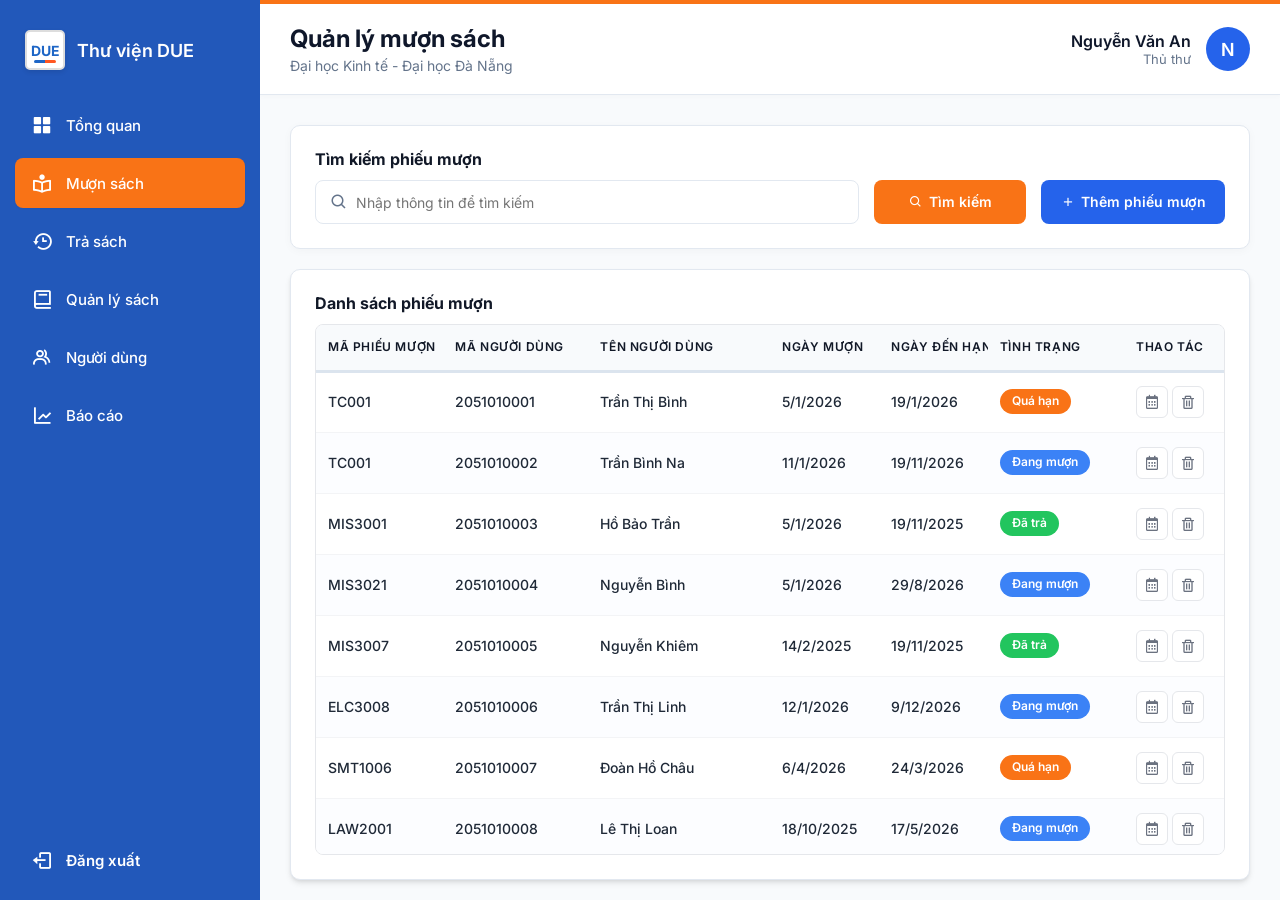
<file: TESTCODE/library-system/templates/pages/circulation/borrow.html>
<!DOCTYPE html>
<html lang="vi">

<head>
	<meta charset="UTF-8">
	<meta name="viewport" content="width=device-width, initial-scale=1.0">
	<title>Quản lý mượn sách - Thư viện DUE</title>
	<link href="https://fonts.googleapis.com/css2?family=Inter:wght@300;400;500;600;700&display=swap" rel="stylesheet">
	<link href='https://unpkg.com/boxicons@2.1.4/css/boxicons.min.css' rel='stylesheet'>
	<link rel="stylesheet" href="../../../style.css">
	<link rel="stylesheet" href="../../../assets/css/sidebar.css">
	<style>
		/* ═══ TABLE ═══ */
		table.table { width:100%; border-collapse:separate; border-spacing:0; font-size:14px; }
		table.table th {
			position:sticky; top:0; z-index:10;
			padding:13px 16px; font-size:12px; font-weight:600; color:#6b7280;
			background:#f9fafb; text-transform:uppercase; letter-spacing:.05em;
			border-bottom:1px solid #e5e7eb; white-space:nowrap; text-align:left;
		}
		table.table td {
			padding:14px 16px; font-size:14px; font-weight:500; color:#374151;
			vertical-align:middle; border-bottom:1px solid #f3f4f6; white-space:nowrap;
		}
		table.table tbody tr:last-child td { border-bottom:none; }
		table.table tbody tr:hover td { background:#f9fafb; cursor:pointer; }
		th.col-action, td.col-action { text-align:right!important; white-space:nowrap; padding-right:20px!important; }
		.data-table-scroll { overflow:auto; border-radius:8px; border:1px solid #e5e7eb; }

		/* badges */
		.tbadge { display:inline-block; padding:4px 12px; border-radius:20px; font-size:12px; font-weight:600; white-space:nowrap; }
		.tb-blue   { background:#3b82f6; color:#fff; }
		.tb-orange { background:#f97316; color:#fff; }
		.tb-green  { background:#22c55e; color:#fff; }

		/* icon action buttons */
		.icon-btn {
			display:inline-flex; align-items:center; justify-content:center;
			width:32px; height:32px; border-radius:6px; border:1px solid #e5e7eb;
			background:#fff; cursor:pointer; font-size:16px; color:#6b7280; transition:all .2s;
		}
		.icon-btn.edit:hover  { background:#eff6ff; color:#3b82f6; border-color:#bfdbfe; }
		.icon-btn.del:hover   { background:#fef2f2; color:#ef4444; border-color:#fecaca; }

		/* ═══════════════════════════════════════
		   POPUP SYSTEM
		═══════════════════════════════════════ */
		.pm-overlay {
			position:fixed; inset:0; background:rgba(0,0,0,.5);
			z-index:1000; display:none; align-items:center; justify-content:center;
		}
		.pm-overlay.open { display:flex; }

		/* Large modal (add / extend-large / detail) */
		.pm-modal {
			background:#fff; border-radius:16px;
			box-shadow:0 25px 70px rgba(0,0,0,.18);
			width:min(740px,96vw); max-height:90vh;
			display:none; flex-direction:column; overflow:hidden;
		}

		/* Small modal (gia hạn small / delete) */
		.pm-modal-sm {
			background:#fff; border-radius:16px;
			box-shadow:0 25px 70px rgba(0,0,0,.18);
			width:min(520px,96vw); max-height:90vh;
			display:none; flex-direction:column; overflow:hidden;
		}

		/* title block (large popups – no X) */
		.pm-title-block { padding:28px 32px 4px; }
		.pm-title { font-size:22px; font-weight:700; color:#111827; margin:0; }

		/* header (small popups – has X) */
		.pm-header-sm {
			display:flex; justify-content:space-between; align-items:flex-start;
			padding:22px 24px 16px; border-bottom:1px solid #f3f4f6;
		}
		.pm-header-sm .pm-title { font-size:18px; }
		.pm-subtitle { font-size:13px; color:#9ca3af; margin:3px 0 0; }
		.pm-x-btn {
			background:transparent; border:none; cursor:pointer;
			color:#9ca3af; font-size:22px; padding:0; line-height:1;
		}
		.pm-x-btn:hover { color:#374151; }

		/* scrollable body */
		.pm-body { padding:20px 32px 0; overflow-y:auto; flex:1; }
		.pm-body-sm { padding:20px 24px 0; overflow-y:auto; flex:1; }

		/* 4-col grid */
		.pm-grid-4 { display:grid; grid-template-columns:repeat(4,1fr); gap:16px; margin-bottom:22px; }

		/* form field */
		.pm-field {}
		.pm-label {
			display:block; font-size:12px; font-weight:600; color:#6b7280;
			margin-bottom:6px; letter-spacing:.02em;
		}
		.req { color:#ef4444; }
		.pm-input {
			width:100%; padding:10px 12px; border:1px solid #e5e7eb; border-radius:8px;
			font-size:14px; color:#111827; background:#fff; outline:none;
			font-family:inherit; box-sizing:border-box; transition:border-color .2s;
		}
		.pm-input:focus { border-color:#3b82f6; }
		.pm-input[readonly] { background:#f3f4f6; color:#6b7280; cursor:default; }

		/* ── Book INPUT rows (add popup) ── */
		.pm-book-col-labels {
			display:grid; grid-template-columns:28% 1fr 16% 5%;
			gap:12px; margin-bottom:8px;
		}
		.pm-book-col-labels span { font-size:12px; font-weight:600; color:#9ca3af; }
		.pm-book-row {
			display:grid; grid-template-columns:28% 1fr 16% 5%;
			gap:12px; margin-bottom:10px; align-items:center;
		}
		.pm-book-row .pm-input {}
		.btn-row-del {
			background:transparent; border:none; cursor:pointer;
			color:#ef4444; font-size:22px; display:flex;
			align-items:center; justify-content:center; padding:0; line-height:1;
		}
		.btn-row-del:hover { color:#b91c1c; }

		/* Dashed "Thêm dòng mới" */
		.btn-add-dashed {
			width:100%; padding:13px; border:2px dashed #93c5fd; border-radius:8px;
			background:transparent; color:#3b82f6; font-size:14px; font-weight:600;
			cursor:pointer; text-align:center; transition:all .2s; margin-bottom:16px;
			font-family:inherit;
		}
		.btn-add-dashed:hover { background:#eff6ff; border-color:#3b82f6; }

		/* ── Book LIST rows (readonly – detail / extend-large) ── */
		.pm-list-hdr {
			display:grid; grid-template-columns:26% 1fr 18%;
			padding-bottom:10px; border-bottom:1px solid #e5e7eb; margin-bottom:4px;
		}
		.pm-list-hdr span { font-size:13px; font-weight:600; color:#9ca3af; }
		.pm-list-row {
			display:grid; grid-template-columns:26% 1fr 18%;
			padding:14px 0; border-bottom:1px solid #f3f4f6; align-items:center;
		}
		.pm-list-row:last-child { border-bottom:none; }
		.pm-list-row .lcode  { font-weight:700; color:#111827; font-size:14px; }
		.pm-list-row .ltitle { color:#374151; font-size:14px; }
		.pm-list-row .lqty   { color:#374151; font-size:14px; }

		/* ── Footer ── */
		.pm-footer {
			display:flex; justify-content:flex-end; gap:12px;
			padding:16px 32px 28px; border-top:1px solid #f3f4f6; margin-top:16px;
		}
		.pm-footer-sm {
			display:flex; justify-content:flex-end; gap:12px;
			padding:16px 24px 24px; border-top:1px solid #f3f4f6; margin-top:16px;
		}
		.pm-footer-del { border-top:none; margin-top:4px; padding-top:0; }

		.btn-cancel {
			padding:10px 28px; border:1.5px solid #e5e7eb; border-radius:8px;
			background:#fff; font-size:14px; font-weight:600; color:#374151;
			cursor:pointer; font-family:inherit; transition:background .15s;
		}
		.btn-cancel:hover { background:#f9fafb; }
		.btn-save {
			padding:10px 28px; border:none; border-radius:8px; background:#1d4ed8;
			color:#fff; font-size:14px; font-weight:600; cursor:pointer;
			font-family:inherit; transition:background .15s;
		}
		.btn-save:hover { background:#1e40af; }
		.btn-danger {
			padding:10px 28px; border:none; border-radius:8px; background:#ef4444;
			color:#fff; font-size:14px; font-weight:600; cursor:pointer;
			font-family:inherit; transition:background .15s;
		}
		.btn-danger:hover { background:#dc2626; }

		/* ── Small popup info grid ── */
		.pm-info-grid {
			display:grid; grid-template-columns:1fr 1fr;
			gap:14px 24px; margin-bottom:18px;
		}
		.pm-info-label { font-size:12px; color:#9ca3af; font-weight:500; margin-bottom:3px; }
		.pm-info-value { font-size:15px; font-weight:700; color:#111827; }

		/* ── Delete confirm text ── */
		.del-title { font-size:16px; font-weight:700; color:#111827; margin:0 0 8px; }
		.del-text  { font-size:14px; color:#6b7280; margin:0; line-height:1.6; }

		/* ── Keep button metrics identical with book-list page ── */
		#borrowSearchBtn,
		#addBorrowBtn {
			height: 44px;
			font-family: 'Inter', sans-serif;
			font-size: 14px;
			font-weight: 600;
			line-height: 1;
			display: inline-flex;
			align-items: center;
			justify-content: center;
			gap: 6px;
		}

		#borrowSearchBtn { width: 152px; }
		#addBorrowBtn { width: 184px; }
	</style>
</head>

<body>
<div class="dashboard-container">
	<aside id="app-sidebar" class="sidebar"></aside>

	<main class="main-content data-page">
		<header class="header">
			<div class="header-left">
				<h1>Quản lý mượn sách</h1>
				<p>Đại học Kinh tế - Đại học Đà Nẵng</p>
			</div>
			<div class="header-right">
				<div class="user-info">
					<div class="user-details">
						<span class="user-name">Nguyễn Văn An</span>
						<span class="user-role">Thủ thư</span>
					</div>
					<div class="user-avatar">N</div>
				</div>
			</div>
		</header>

		<section class="search-section search-uniform card">
			<p class="section-label">Tìm kiếm phiếu mượn</p>
			<div class="search-bar">
				<div class="input-with-icon">
					<i class='bx bx-search'></i>
					<input id="borrowSearchInput" type="text" aria-label="Tìm phiếu mượn" placeholder="Nhập thông tin để tìm kiếm">
				</div>
				<button id="borrowSearchBtn" class="btn btn-primary btn-orange" type="button">
					<i class='bx bx-search'></i> Tìm kiếm
				</button>
				<button id="addBorrowBtn" class="btn btn-primary btn-blue" type="button">
					<i class='bx bx-plus'></i> Thêm phiếu mượn
				</button>
			</div>
		</section>

		<section class="card data-panel">
			<p class="section-label">Danh sách phiếu mượn</p>
			<div class="data-table-scroll">
				<table id="borrowTable" class="table">
					<colgroup>
						<col style="width:14%"><col style="width:16%"><col style="width:20%">
						<col style="width:12%"><col style="width:12%"><col style="width:13%"><col style="width:13%">
					</colgroup>
					<thead>
						<tr>
							<th>Mã phiếu mượn</th>
							<th>Mã người dùng</th>
							<th>Tên người dùng</th>
							<th>Ngày mượn</th>
							<th>Ngày đến hạn</th>
							<th>Tình trạng</th>
							<th class="col-action">Thao tác</th>
						</tr>
					</thead>
					<tbody id="borrowTableBody"></tbody>
				</table>
			</div>
		</section>
	</main>
</div>

<!-- ═══════════════════════════════════════════════════════
     POPUP OVERLAY
═══════════════════════════════════════════════════════ -->
<div id="pmOverlay" class="pm-overlay">

	<!-- ① THÊM PHIẾU MƯỢN ─────────────────────────────── -->
	<div class="pm-modal" id="popup-add-borrow">
		<div class="pm-title-block">
			<h3 class="pm-title">Thêm phiếu mượn</h3>
		</div>
		<div class="pm-body">
			<form id="borrowForm" onsubmit="submitAddBorrow(event)">
				<div class="pm-grid-4">
					<div class="pm-field">
						<label class="pm-label">Mã người dùng <span class="req">*</span></label>
						<input id="addUserId" class="pm-input" type="text" placeholder="VD: 2051010001" required>
					</div>
					<div class="pm-field">
						<label class="pm-label">Tên người dùng</label>
						<input id="addUserName" class="pm-input" type="text" placeholder="Tự động điền" readonly>
					</div>
					<div class="pm-field">
						<label class="pm-label">Ngày mượn <span class="req">*</span></label>
						<input id="addBorrowDate" class="pm-input" type="date" required>
					</div>
					<div class="pm-field">
						<label class="pm-label">Ngày đến hạn trả <span class="req">*</span></label>
						<input id="addDueDate" class="pm-input" type="date" required>
					</div>
				</div>

				<div class="pm-book-col-labels">
					<span>Mã sách trong kho <span class="req">*</span></span>
					<span>Tên sách</span>
					<span>Số lượng</span>
					<span></span>
				</div>
				<div id="addBooksBody"></div>

				<button class="btn-add-dashed" type="button" onclick="addBookRow()">+ Thêm dòng mới</button>
			</form>
		</div>
		<div class="pm-footer">
			<button class="btn-cancel" type="button" onclick="closePm()">Hủy</button>
			<button class="btn-save" type="submit" form="borrowForm">Lưu phiếu mượn</button>
		</div>
	</div>

	<!-- ② GIA HẠN NGÀY TRẢ SÁCH (large) ──────────────── -->
	<div class="pm-modal" id="popup-extend-large">
		<div class="pm-title-block">
			<h3 class="pm-title">Gia hạn ngày trả sách</h3>
		</div>
		<div class="pm-body">
			<div class="pm-grid-4">
				<div class="pm-field">
					<label class="pm-label">Mã người dùng</label>
					<input id="extLgUserId" class="pm-input" type="text" readonly>
				</div>
				<div class="pm-field">
					<label class="pm-label">Tên người dùng</label>
					<input id="extLgUserName" class="pm-input" type="text" readonly>
				</div>
				<div class="pm-field">
					<label class="pm-label">Ngày đến hạn trả</label>
					<input id="extLgCurrentDue" class="pm-input" type="date" readonly>
				</div>
				<div class="pm-field">
					<label class="pm-label">Ngày đến hạn trả mới (có thể chỉnh trực tiếp) <span class="req">*</span></label>
					<input id="extLgNewDue" class="pm-input" type="date">
				</div>
			</div>
			<div class="pm-list-hdr">
				<span>Mã sách trong kho</span>
				<span>Tên sách</span>
				<span>Số lượng</span>
			</div>
			<div id="extLgBooksBody"></div>
		</div>
		<div class="pm-footer">
			<button class="btn-cancel" type="button" onclick="closePm()">Hủy</button>
			<button class="btn-save" type="button" onclick="saveExtendLarge()">Lưu thay đổi</button>
		</div>
	</div>

	<!-- ③ CHI TIẾT PHIẾU MƯỢN ─────────────────────────── -->
	<div class="pm-modal" id="popup-borrow-detail">
		<div class="pm-title-block">
			<h3 class="pm-title">Chi tiết phiếu mượn</h3>
		</div>
		<div class="pm-body">
			<div class="pm-grid-4">
				<div class="pm-field">
					<label class="pm-label">Mã người dùng</label>
					<input id="detUserId" class="pm-input" type="text" readonly>
				</div>
				<div class="pm-field">
					<label class="pm-label">Tên người dùng</label>
					<input id="detUserName" class="pm-input" type="text" readonly>
				</div>
				<div class="pm-field">
					<label class="pm-label">Ngày mượn</label>
					<input id="detBorrowDate" class="pm-input" type="date" readonly>
				</div>
				<div class="pm-field">
					<label class="pm-label">Ngày đến hạn trả</label>
					<input id="detDueDate" class="pm-input" type="date" readonly>
				</div>
			</div>
			<div class="pm-list-hdr">
				<span>Mã sách trong kho</span>
				<span>Tên sách</span>
				<span>Số lượng</span>
			</div>
			<div id="detBooksBody"></div>
		</div>
		<div class="pm-footer">
			<button class="btn-cancel" type="button" onclick="closePm()">Hủy</button>
			<button class="btn-save" type="button" onclick="closePm()">Lưu thay đổi</button>
		</div>
	</div>

	<!-- ④ GIA HẠN MƯỢN SÁCH (small) ──────────────────── -->
	<div class="pm-modal-sm" id="popup-extend-small">
		<div class="pm-header-sm">
			<div>
				<h3 class="pm-title">Gia hạn mượn sách</h3>
				<p class="pm-subtitle">Cập nhật ngày gia hạn cho phiếu mượn</p>
			</div>
			<button class="pm-x-btn" onclick="closePm()">×</button>
		</div>
		<div class="pm-body-sm">
			<div class="pm-info-grid">
				<div>
					<div class="pm-info-label">Mã người dùng</div>
					<div class="pm-info-value" id="extSmUserId">–</div>
				</div>
				<div>
					<div class="pm-info-label">Họ và tên</div>
					<div class="pm-info-value" id="extSmUserName">–</div>
				</div>
				<div>
					<div class="pm-info-label">Mã sách</div>
					<div class="pm-info-value" id="extSmBookCode">–</div>
				</div>
				<div>
					<div class="pm-info-label">Tên sách</div>
					<div class="pm-info-value" id="extSmBookTitle">–</div>
				</div>
			</div>
			<div class="pm-field" style="margin-bottom:4px;">
				<label class="pm-label">Ngày gia hạn mới <span class="req">*</span></label>
				<input id="extSmNewDate" class="pm-input" type="date">
			</div>
		</div>
		<div class="pm-footer-sm">
			<button class="btn-cancel" onclick="closePm()">Hủy</button>
			<button class="btn-save" onclick="saveExtendSmall()">Lưu</button>
		</div>
	</div>

	<!-- ⑤ XÁC NHẬN XÓA ────────────────────────────────── -->
	<div class="pm-modal-sm" id="popup-delete-confirm">
		<div style="padding:28px 28px 0;">
			<p class="del-title">Bạn có muốn xóa?</p>
			<p class="del-text">Hành động này sẽ xóa phiếu mượn khỏi hệ thống. Bạn không thể hoàn tác sau khi xác nhận.</p>
		</div>
		<div class="pm-footer-sm pm-footer-del" style="margin-top:24px; padding-top:0; border-top:none;">
			<button class="btn-cancel" onclick="closePm()">Hủy</button>
			<button class="btn-danger" onclick="confirmDelete()">Đồng ý</button>
		</div>
	</div>

</div><!-- /pm-overlay -->

<div id="toast-container" class="toast-container"></div>

<script src="../../../assets/js/ui.js"></script>
<script src="../../../assets/js/borrow.js"></script>
<script src="../../../assets/js/sidebar.js"></script>
</body>
</html>
</file>
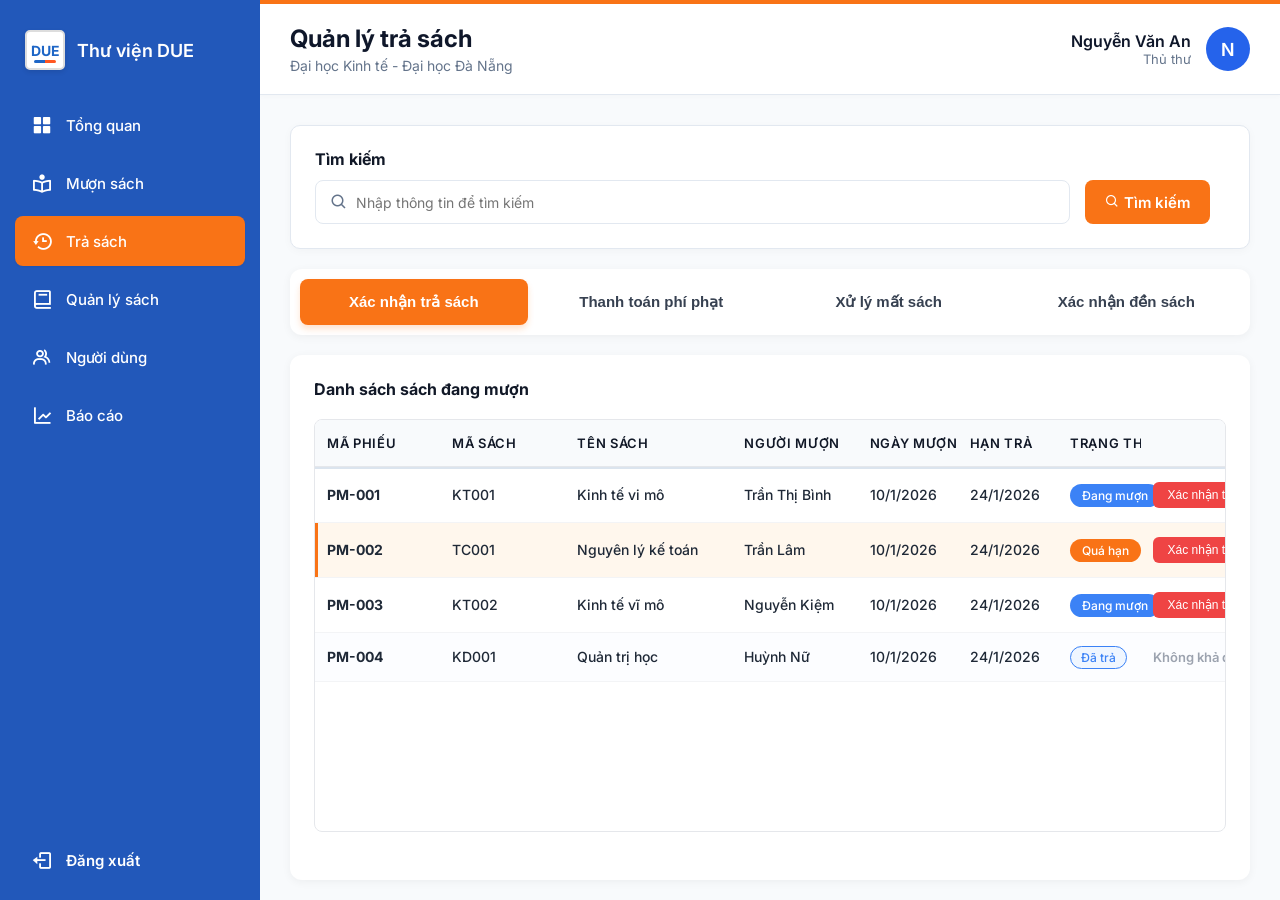
<file: TESTCODE/library-system/templates/pages/circulation/returns.html>
<!DOCTYPE html>
<html lang="vi">

<head>
    <meta charset="UTF-8">
    <meta name="viewport" content="width=device-width, initial-scale=1.0">
    <title>Quản lý trả sách - Thư viện DUE</title>

    <link href="https://fonts.googleapis.com/css2?family=Inter:wght@300;400;500;600;700&display=swap" rel="stylesheet">
    <link href='https://unpkg.com/boxicons@2.1.4/css/boxicons.min.css' rel='stylesheet'>
    <link rel="stylesheet" href="../../../style.css">
    <link rel="stylesheet" href="../../../assets/css/sidebar.css">
    <style>
        .tabs-pill-container {
            display: flex;
            background-color: #ffffff;
            border-radius: 12px;
            padding: 10px;
            box-shadow: 0 2px 10px rgba(0, 0, 0, 0.05);
            margin-bottom: 20px;
            gap: 10px;
        }

        .tabs-pill-container .tab {
            flex: 1;
            text-align: center;
            padding: 14px 15px;
            background: transparent;
            border: none;
            border-radius: 8px;
            font-size: 15px;
            font-weight: 600;
            color: #374151;
            cursor: pointer;
            transition: all 0.3s ease;
        }

        .tabs-pill-container .tab:hover {
            background-color: #f3f4f6;
        }

        .tabs-pill-container .tab.active {
            background-color: #f97316;
            color: #ffffff;
            box-shadow: 0 4px 6px rgba(249, 115, 22, 0.2);
        }

        .badge-blue {
            background-color: #3b82f6;
            color: white;
            padding: 4px 12px;
            border-radius: 20px;
            font-size: 12px;
            font-weight: 500;
            white-space: nowrap;
        }

        .badge-orange {
            background-color: #f97316;
            color: white;
            padding: 4px 12px;
            border-radius: 20px;
            font-size: 12px;
            font-weight: 500;
            white-space: nowrap;
        }

        .badge-outline-blue {
            border: 1px solid #3b82f6;
            color: #3b82f6;
            padding: 3px 10px;
            border-radius: 20px;
            font-size: 12px;
            font-weight: 500;
            background: #eff6ff;
            white-space: nowrap;
        }

        .badge-outline-orange {
            border: 1px solid #f97316;
            color: #f97316;
            padding: 3px 10px;
            border-radius: 20px;
            font-size: 12px;
            font-weight: 500;
            background: #fff7ed;
            white-space: nowrap;
        }

        .badge-outline-red {
            border: 1px solid #ef4444;
            color: #ef4444;
            padding: 3px 10px;
            border-radius: 20px;
            font-size: 12px;
            font-weight: 500;
            background: #fef2f2;
            white-space: nowrap;
        }

        .btn-red {
            background: #ef4444;
            color: white;
            border: none;
            padding: 6px 14px;
            border-radius: 6px;
            cursor: pointer;
            font-size: 12px;
            font-weight: 500;
            white-space: nowrap;
        }

        .btn-blue-dark {
            background: #1d4ed8;
            color: white;
            border: none;
            padding: 6px 14px;
            border-radius: 6px;
            cursor: pointer;
            font-size: 12px;
            font-weight: 500;
            white-space: nowrap;
        }

        .text-red-bold {
            color: #ef4444;
            font-weight: 700;
            white-space: nowrap;
        }

        .tab-content {
            background: #fff;
            border-radius: 12px;
            padding: 24px;
            box-shadow: 0 2px 10px rgba(0, 0, 0, 0.05);
            flex: 1;
            min-height: 0;
            display: flex;
            flex-direction: column;
            overflow: hidden;
        }

        .tab-pane {
            flex: 1;
            min-height: 0;
            display: flex;
            flex-direction: column;
        }

        /* Tùy chỉnh Table để chuyên nghiệp hơn */
        table.table {
            width: 100%;
            border-collapse: separate;
            border-spacing: 0;
            font-size: 14px;
        }

        table.table th {
            position: sticky;
            top: 0;
            z-index: 10;
            text-align: left;
            padding: 14px 16px;
            font-size: 13px;
            font-weight: 600;
            color: #6b7280;
            background-color: #f9fafb;
            text-transform: uppercase;
            letter-spacing: 0.05em;
            border-bottom: 1px solid #e5e7eb;
            white-space: nowrap;
        }

        table.table th::after {
            content: '';
            position: absolute;
            bottom: -1px;
            left: 0;
            width: 100%;
            border-bottom: 1px solid #e5e7eb;
        }

        table.table td {
            text-align: left;
            padding: 16px 16px;
            font-size: 14px;
            font-weight: 500;
            color: #374151;
            vertical-align: middle;
            border-bottom: 1px solid #f3f4f6;
            white-space: nowrap;
            transition: background-color 0.2s ease;
        }

        table.table tbody tr:hover td {
            background-color: #f9fafb;
        }

        .data-table-scroll, .table-wrapper {
            flex: 1;
            min-height: 0;
            overflow-y: auto;
            overflow-x: auto;
            border-radius: 8px;
            border: 1px solid #e5e7eb;
        }

        /* Độ rộng các cột để căn chỉnh */
        .col-wrap {
            white-space: normal !important; 
            word-wrap: break-word;
        }

        /* Đẩy nút tác vụ về sát góc phải */
        th.col-action, td.col-action {
            width: 1%;
            white-space: nowrap; 
            text-align: right !important;
            padding-right: 24px !important;
        }

        /* Override global .popup-modal max-width cho popup thanh toán */
        #popup-payment {
            max-width: min(920px, 96vw) !important;
        }

        /* Tránh style table global ghi đè bảng trong popup thanh toán */
        #popup-payment table th:last-child,
        #popup-payment table td:last-child {
            width: auto !important;
            white-space: nowrap !important;
            text-align: left !important;
            padding-right: 14px !important;
        }

        #popup-payment table th,
        #popup-payment table td {
            text-align: left !important;
            white-space: nowrap;
            word-break: normal;
            border-bottom: 1px solid #f3f4f6;
        }

        #popup-payment table th {
            background-color: #f9fafb !important;
            position: static !important;
            text-transform: uppercase;
            letter-spacing: 0.04em;
            font-size: 12px;
            color: #6b7280;
            font-weight: 600;
            border-bottom: 1px solid #e5e7eb !important;
        }

        .row-overdue td {
            background: #fff7ed !important;
        }

        .row-overdue td:first-child {
            box-shadow: inset 3px 0 0 #f97316;
        }

        .action-disabled {
            color: #9ca3af;
            font-weight: 600;
            font-size: 13px;
        }

        .return-condition-group.error {
            border: 1px solid #fca5a5;
            background: #fff7f7;
            border-radius: 8px;
            padding: 10px 12px;
        }

        #lostCompensateGroup.error {
            border: 1px solid #fca5a5;
            border-radius: 8px;
            padding: 10px;
            background: #fff7f7;
        }

        #lostReportDate.error-input {
            border-color: #ef4444 !important;
            background: #fff7f7;
        }

        #compInspectionGroup.error {
            border: 1px solid #fca5a5;
            border-radius: 8px;
            padding: 10px;
            background: #fff7f7;
        }

        .field-error {
            margin-top: 8px;
            color: #dc2626;
            font-size: 13px;
            font-weight: 600;
        }

        .return-extra-section {
            margin-top: 16px;
            border: 1px solid #e5e7eb;
            border-radius: 10px;
            padding: 14px 16px;
            background-color: #fcfdff;
        }

        .section-title {
            display: flex;
            align-items: center;
            gap: 8px;
            margin-bottom: 12px;
            font-size: 14px;
            font-weight: 700;
            color: #111827;
        }

        .summary-row {
            display: flex;
            justify-content: space-between;
            align-items: center;
            gap: 16px;
            padding: 9px 0;
            border-bottom: 1px dashed #e5e7eb;
        }

        .summary-row:last-child {
            border-bottom: 0;
        }

        .summary-row span {
            color: #4b5563;
            font-size: 14px;
        }

        .summary-row strong {
            color: #111827;
            font-size: 15px;
        }

        .read-only-row strong {
            color: #f97316;
        }

        .return-summary-box {
            margin-top: 16px;
            border: 1px solid #e5e7eb;
            border-radius: 10px;
            padding: 14px 16px;
            background-color: #f8fafc;
        }

        .summary-total {
            border-top: 1px solid #d1d5db;
            margin-top: 4px;
            padding-top: 12px;
        }

        .summary-total span,
        .summary-total strong {
            font-weight: 700;
            color: #0f172a;
        }

        .confirm-message {
            font-size: 15px;
            line-height: 1.6;
            color: #374151;
        }

        #popup-return-confirm,
        #popup-return-cancel-confirm {
            max-width: min(650px, 96vw) !important;
            max-height: 90vh;
            overflow: hidden;
            flex-direction: column;
        }

        #popup-return-confirm .popup-content,
        #popup-return-cancel-confirm .popup-content {
            flex: 1;
            min-height: 0;
            overflow-y: auto;
        }

    </style>
</head>

<body>

    <div class="dashboard-container">
        <aside id="app-sidebar" class="sidebar"></aside>

        <main class="main-content data-page">
            <header class="header">
                <div class="header-left">
                    <h1>Quản lý trả sách</h1>
                    <p>Đại học Kinh tế - Đại học Đà Nẵng</p>
                </div>

                <div class="header-right">
                    <div class="user-info">
                        <div class="user-details">
                            <span class="user-name">Nguyễn Văn An</span>
                            <span class="user-role">Thủ thư</span>
                        </div>
                        <div class="user-avatar">N</div>
                    </div>
                </div>
            </header>

            <div id="page-return">
                <div class="search-section search-uniform card">
                    <p class="section-label">Tìm kiếm</p>
                    <div class="search-bar">
                        <div class="input-with-icon">
                            <label for="searchInput" class="sr-only">Từ khóa tìm kiếm</label>
                            <i class='bx bx-search'></i>
                            <input id="searchInput" type="text" placeholder="Nhập thông tin để tìm kiếm" oninput="performSearch()" onkeyup="if(event.key === 'Enter') performSearch()">
                        </div>
                        <button class="btn btn-primary btn-orange" type="button" onclick="performSearch()">
                            <i class='bx bx-search'></i> Tìm kiếm
                        </button>
                    </div>
                </div>

                <div class="tabs-pill-container">
                    <button class="tab active" type="button" onclick="switchTab(this, 'tab-1')">Xác nhận trả
                        sách</button>
                    <button class="tab" type="button" onclick="switchTab(this, 'tab-2')">Thanh toán phí phạt</button>
                    <button class="tab" type="button" onclick="switchTab(this, 'tab-3')">Xử lý mất sách</button>
                    <button class="tab" type="button" onclick="switchTab(this, 'tab-4')">Xác nhận đền sách</button>
                </div>

                <div class="tab-content">
                    <!-- TẤT CẢ TABS ĐƯỢC LOAD Ở ĐÂY VỚI HIỆU ỨNG ẨN/HIỆN -->

                    <div id="tab-1" class="tab-pane active" style="display:flex;">
                        <h3 class="section-heading">Danh sách sách đang mượn</h3>
                        <div class="data-table-scroll table-wrapper" style="box-shadow: none; padding: 0;">
                            <table class="table">
                                <thead>
                                    <tr>
                                        <th style="width: 15%;">Mã phiếu</th>
                                        <th style="width: 15%;">Mã sách</th>
                                        <th style="width: 20%;">Tên sách</th>
                                        <th style="width: 15%;">Người mượn</th>
                                        <th style="width: 12%;">Ngày mượn</th>
                                        <th style="width: 12%;">Hạn trả</th>
                                        <th style="width: 10%;">Trạng thái</th>
                                        <th class="col-action"></th>
                                    </tr>
                                </thead>
                                <tbody>
                                    <tr class="return-record"
                                        data-loan-id="PM-001"
                                        data-book-code="KT001"
                                        data-book-title="Kinh tế vi mô"
                                        data-borrower="Trần Thị Bình"
                                        data-due-date="24/1/2026"
                                        data-status="Đang mượn"
                                        data-overdue-days="0"
                                        data-overdue-rate="10000">
                                        <td><strong>PM-001</strong></td>
                                        <td>KT001</td>
                                        <td class="col-wrap">Kinh tế vi mô</td>
                                        <td class="col-wrap">Trần Thị Bình</td>
                                        <td>10/1/2026</td>
                                        <td>24/1/2026</td>
                                        <td><span class="badge-blue">Đang mượn</span></td>
                                        <td class="col-action"><button class="btn-red return-confirm-trigger">Xác nhận trả</button></td>
                                    </tr>
                                    <tr class="return-record row-overdue"
                                        data-loan-id="PM-002"
                                        data-book-code="TC001"
                                        data-book-title="Nguyên lý kế toán"
                                        data-borrower="Trần Lâm"
                                        data-due-date="24/1/2026"
                                        data-status="Quá hạn"
                                        data-overdue-days="6"
                                        data-overdue-rate="10000">
                                        <td><strong>PM-002</strong></td>
                                        <td>TC001</td>
                                        <td class="col-wrap">Nguyên lý kế toán</td>
                                        <td class="col-wrap">Trần Lâm</td>
                                        <td>10/1/2026</td>
                                        <td>24/1/2026</td>
                                        <td><span class="badge-orange">Quá hạn</span></td>
                                        <td class="col-action"><button class="btn-red return-confirm-trigger">Xác nhận trả</button></td>
                                    </tr>
                                    <tr class="return-record"
                                        data-loan-id="PM-003"
                                        data-book-code="KT002"
                                        data-book-title="Kinh tế vĩ mô"
                                        data-borrower="Nguyễn Kiệm"
                                        data-due-date="24/1/2026"
                                        data-status="Đang mượn"
                                        data-overdue-days="0"
                                        data-overdue-rate="10000">
                                        <td><strong>PM-003</strong></td>
                                        <td>KT002</td>
                                        <td class="col-wrap">Kinh tế vĩ mô</td>
                                        <td class="col-wrap">Nguyễn Kiệm</td>
                                        <td>10/1/2026</td>
                                        <td>24/1/2026</td>
                                        <td><span class="badge-blue">Đang mượn</span></td>
                                        <td class="col-action"><button class="btn-red return-confirm-trigger">Xác nhận trả</button></td>
                                    </tr>
                                    <tr class="return-record"
                                        data-loan-id="PM-004"
                                        data-book-code="KD001"
                                        data-book-title="Quản trị học"
                                        data-borrower="Huỳnh Nữ"
                                        data-due-date="24/1/2026"
                                        data-status="Đã trả"
                                        data-overdue-days="0"
                                        data-overdue-rate="10000">
                                        <td><strong>PM-004</strong></td>
                                        <td>KD001</td>
                                        <td class="col-wrap">Quản trị học</td>
                                        <td class="col-wrap">Huỳnh Nữ</td>
                                        <td>10/1/2026</td>
                                        <td>24/1/2026</td>
                                        <td><span class="badge-outline-blue">Đã trả</span></td>
                                        <td class="col-action"><span class="action-disabled">Không khả dụng</span></td>
                                    </tr>
                                </tbody>
                            </table>
                        </div>
                    </div>

                    <div id="tab-2" class="tab-pane hidden" style="display:none;">
                        <h3 class="section-heading">Danh sách người dùng nợ phí phạt</h3>
                        <div class="data-table-scroll table-wrapper" style="box-shadow: none; padding: 0;">
                            <table class="table">
                                <thead>
                                    <tr>
                                        <th style="width: 15%;">Mã phạt</th>
                                        <th style="width: 25%;">Người dùng</th>
                                        <th style="width: 20%;">Mã SV/GV</th>
                                        <th style="width: 30%;">Tổng tiền phạt chưa thanh toán</th>
                                        <th class="col-action"></th>
                                    </tr>
                                </thead>
                                <tbody>
                                    <tr>
                                        <td><strong>FINE-001</strong></td>
                                        <td class="col-wrap">Trần Thị Bình</td>
                                        <td>2051010001</td>
                                        <td><span class="text-red-bold" style="font-size: 15px;">50.000đ</span></td>
                                        <td class="col-action">
                                            <button class="btn-blue-dark"
                                                onclick="document.getElementById('popupOverlay').style.display='flex'; document.getElementById('popup-payment').style.display='flex';">
                                                Thanh toán
                                            </button>
                                        </td>
                                    </tr>
                                    <tr>
                                        <td><strong>FINE-002</strong></td>
                                        <td class="col-wrap">Nguyễn Tiến Phước</td>
                                        <td>2051010002</td>
                                        <td><span class="text-red-bold" style="font-size: 15px;">80.000đ</span></td>
                                        <td class="col-action"><button class="btn-blue-dark">Thanh toán</button></td>
                                    </tr>
                                    <tr>
                                        <td><strong>FINE-003</strong></td>
                                        <td class="col-wrap">Huỳnh Thị Ngọc</td>
                                        <td>2051010003</td>
                                        <td><span class="text-red-bold" style="font-size: 15px;">30.000đ</span></td>
                                        <td class="col-action"><button class="btn-blue-dark">Thanh toán</button></td>
                                    </tr>
                                    <tr>
                                        <td><strong>FINE-004</strong></td>
                                        <td class="col-wrap">Lê Lai</td>
                                        <td>2051010013</td>
                                        <td><span class="text-red-bold" style="font-size: 15px;">10.000đ</span></td>
                                        <td class="col-action"><button class="btn-blue-dark">Thanh toán</button></td>
                                    </tr>
                                    <tr>
                                        <td><strong>FINE-005</strong></td>
                                        <td class="col-wrap">Thế Đức</td>
                                        <td>2051010006</td>
                                        <td><span class="text-red-bold" style="font-size: 15px;">20.000đ</span></td>
                                        <td class="col-action"><button class="btn-blue-dark">Thanh toán</button></td>
                                    </tr>
                                </tbody>
                            </table>
                        </div>
                    </div>

                    <div id="tab-3" class="tab-pane hidden" style="display:none;">
                        <h3 class="section-heading">Danh sách bản ghi mượn cần xử lý mất sách</h3>
                        <div class="data-table-scroll table-wrapper" style="box-shadow: none; padding: 0;">
                            <table class="table">
                                <thead>
                                    <tr>
                                        <th style="width: 15%;">Mã phiếu</th>
                                        <th style="width: 25%;">Tên sách</th>
                                        <th style="width: 15%;">Mã sách</th>
                                        <th style="width: 15%;">Người mượn</th>
                                        <th style="width: 10%;">Hạn trả</th>
                                        <th style="width: 10%;">Trạng thái</th>
                                        <th class="col-action"></th>
                                    </tr>
                                </thead>
                                <tbody>
                                    <tr class="lost-record" data-loan-id="PM-001" data-book-title="Kinh tế vi mô" data-book-code="KT001" data-borrower="Trần Thị Bình" data-due-date="24/1/2026" data-status="Quá hạn" data-book-price="500000" data-processing-fee="20000">
                                        <td><strong>PM-001</strong></td>
                                        <td class="col-wrap">Kinh tế vi mô</td>
                                        <td>KT001</td>
                                        <td class="col-wrap">Trần Thị Bình</td>
                                        <td>24/1/2026</td>
                                        <td><span class="badge-orange">Quá hạn</span></td>
                                        <td class="col-action"><button class="btn-red lost-report-trigger" style="display:flex; align-items:center; justify-content:center; gap:5px;" type="button"><i class='bx bx-error'></i> Báo mất</button></td>
                                    </tr>
                                    <tr class="lost-record" data-loan-id="PM-003" data-book-title="Kinh tế vĩ mô" data-book-code="KT002" data-borrower="Nguyễn Kiệm" data-due-date="26/1/2026" data-status="Đang mượn" data-book-price="450000" data-processing-fee="20000">
                                        <td><strong>PM-003</strong></td>
                                        <td class="col-wrap">Kinh tế vĩ mô</td>
                                        <td>KT002</td>
                                        <td class="col-wrap">Nguyễn Kiệm</td>
                                        <td>26/1/2026</td>
                                        <td><span class="badge-blue">Đang mượn</span></td>
                                        <td class="col-action"><button class="btn-red lost-report-trigger" style="display:flex; align-items:center; justify-content:center; gap:5px;" type="button"><i class='bx bx-error'></i> Báo mất</button></td>
                                    </tr>
                                    <tr class="lost-record" data-loan-id="PM-004" data-book-title="Quản trị học" data-book-code="KD001" data-borrower="Huỳnh Nữ" data-due-date="26/1/2026" data-status="Đang mượn" data-book-price="480000" data-processing-fee="20000">
                                        <td><strong>PM-004</strong></td>
                                        <td class="col-wrap">Quản trị học</td>
                                        <td>KD001</td>
                                        <td class="col-wrap">Huỳnh Nữ</td>
                                        <td>26/1/2026</td>
                                        <td><span class="badge-blue">Đang mượn</span></td>
                                        <td class="col-action"><button class="btn-red lost-report-trigger" style="display:flex; align-items:center; justify-content:center; gap:5px;" type="button"><i class='bx bx-error'></i> Báo mất</button></td>
                                    </tr>
                                    <tr class="lost-record" data-loan-id="PM-005" data-book-title="English Communication" data-book-code="EC004" data-borrower="Yến Phương" data-due-date="26/1/2026" data-status="Đang mượn" data-book-price="420000" data-processing-fee="20000">
                                        <td><strong>PM-005</strong></td>
                                        <td class="col-wrap">English Communication</td>
                                        <td>EC004</td>
                                        <td class="col-wrap">Yến Phương</td>
                                        <td>26/1/2026</td>
                                        <td><span class="badge-blue">Đang mượn</span></td>
                                        <td class="col-action"><button class="btn-red lost-report-trigger" style="display:flex; align-items:center; justify-content:center; gap:5px;" type="button"><i class='bx bx-error'></i> Báo mất</button></td>
                                    </tr>
                                    <tr class="lost-record" data-loan-id="PM-006" data-book-title="Lịch sử Đảng" data-book-code="CT001" data-borrower="Văn Ân" data-due-date="26/1/2026" data-status="Đang mượn" data-book-price="390000" data-processing-fee="20000">
                                        <td><strong>PM-006</strong></td>
                                        <td class="col-wrap">Lịch sử Đảng</td>
                                        <td>CT001</td>
                                        <td class="col-wrap">Văn Ân</td>
                                        <td>26/1/2026</td>
                                        <td><span class="badge-blue">Đang mượn</span></td>
                                        <td class="col-action"><button class="btn-red lost-report-trigger" style="display:flex; align-items:center; justify-content:center; gap:5px;" type="button"><i class='bx bx-error'></i> Báo mất</button></td>
                                    </tr>
                                    <tr class="lost-record" data-loan-id="PM-007" data-book-title="Kinh tế chính trị" data-book-code="CT002" data-borrower="Văn Dung" data-due-date="26/1/2026" data-status="Đã trả" data-book-price="410000" data-processing-fee="20000">
                                        <td><strong>PM-007</strong></td>
                                        <td class="col-wrap">Kinh tế chính trị</td>
                                        <td>CT002</td>
                                        <td class="col-wrap">Văn Dung</td>
                                        <td>26/1/2026</td>
                                        <td><span class="badge-outline-blue">Đã trả</span></td>
                                        <td class="col-action"><span class="action-disabled">Không khả dụng</span></td>
                                    </tr>
                                </tbody>
                            </table>
                        </div>
                    </div>

                    <div id="tab-4" class="tab-pane hidden" style="display:none;">
                        <h3 class="section-heading">Danh sách hồ sơ chờ xác nhận đền sách</h3>
                        <div class="data-table-scroll table-wrapper" style="box-shadow: none; padding: 0;">
                            <table class="table">
                                <thead>
                                    <tr>
                                        <th style="width: 15%;">Mã hồ sơ</th>
                                        <th style="width: 25%;">Sách cần đền</th>
                                        <th style="width: 15%;">Mã sách</th>
                                        <th style="width: 20%;">Người đền</th>
                                        <th style="width: 15%;">Ngày báo mất</th>
                                        <th class="col-action">Trạng thái</th>
                                    </tr>
                                </thead>
                                <tbody id="compensateTableBody">
                                    <tr class="compensate-record"
                                        data-record-id="HS-001"
                                        data-book-title="Kinh tế vi mô"
                                        data-book-code="KT001"
                                        data-compensator="Trần Thị Bình"
                                        data-report-date="18/1/2026"
                                        data-status="Chờ đền sách">
                                        <td><strong>HS-001</strong></td>
                                        <td class="col-wrap">Kinh tế vi mô</td>
                                        <td>KT001</td>
                                        <td class="col-wrap">Trần Thị Bình</td>
                                        <td>18/1/2026</td>
                                        <td class="col-action">
                                            <span class="badge-outline-red compensate-confirm-trigger" style="cursor:pointer;">
                                                Chờ đền sách
                                            </span>
                                        </td>
                                    </tr>
                                    <tr class="compensate-record"
                                        data-record-id="HS-002"
                                        data-book-title="Nguyên lý kế toán"
                                        data-book-code="TC001"
                                        data-compensator="Trần Lâm"
                                        data-report-date="20/1/2026"
                                        data-status="Chờ đền sách">
                                        <td><strong>HS-002</strong></td>
                                        <td class="col-wrap">Nguyên lý kế toán</td>
                                        <td>TC001</td>
                                        <td class="col-wrap">Trần Lâm</td>
                                        <td>20/1/2026</td>
                                        <td class="col-action">
                                            <span class="badge-outline-red compensate-confirm-trigger" style="cursor:pointer;">
                                                Chờ đền sách
                                            </span>
                                        </td>
                                    </tr>
                                    <tr class="compensate-record"
                                        data-record-id="HS-003"
                                        data-book-title="Quản trị học"
                                        data-book-code="KD001"
                                        data-compensator="Huỳnh Nữ"
                                        data-report-date="22/1/2026"
                                        data-status="Chờ đền sách">
                                        <td><strong>HS-003</strong></td>
                                        <td class="col-wrap">Quản trị học</td>
                                        <td>KD001</td>
                                        <td class="col-wrap">Huỳnh Nữ</td>
                                        <td>22/1/2026</td>
                                        <td class="col-action">
                                            <span class="badge-outline-red compensate-confirm-trigger" style="cursor:pointer;">
                                                Chờ đền sách
                                            </span>
                                        </td>
                                    </tr>
                                    <tr class="compensate-record"
                                        data-record-id="HS-004"
                                        data-book-title="English Communication"
                                        data-book-code="EC004"
                                        data-compensator="Yến Phương"
                                        data-report-date="23/1/2026"
                                        data-status="Chờ đền sách">
                                        <td><strong>HS-004</strong></td>
                                        <td class="col-wrap">English Communication</td>
                                        <td>EC004</td>
                                        <td class="col-wrap">Yến Phương</td>
                                        <td>23/1/2026</td>
                                        <td class="col-action">
                                            <span class="badge-outline-red compensate-confirm-trigger" style="cursor:pointer;">
                                                Chờ đền sách
                                            </span>
                                        </td>
                                    </tr>
                                    <tr class="compensate-record"
                                        data-record-id="HS-005"
                                        data-book-title="Lịch sử Đảng"
                                        data-book-code="CT001"
                                        data-compensator="Văn Ân"
                                        data-report-date="24/1/2026"
                                        data-status="Đã xử lý - Đền sách">
                                        <td><strong>HS-005</strong></td>
                                        <td class="col-wrap">Lịch sử Đảng</td>
                                        <td>CT001</td>
                                        <td class="col-wrap">Văn Ân</td>
                                        <td>24/1/2026</td>
                                        <td class="col-action">
                                            <span class="badge-outline-blue">Đã xử lý - Đền sách</span>
                                        </td>
                                    </tr>
                                </tbody>
                            </table>
                        </div>
                    </div>
                </div>
            </div>
        </main>
    </div>

    <!-- POPUPS -->
    <div class="popup-overlay" id="popupOverlay">
        <!-- Xác nhận trả sách POPUP -->
        <div id="popup-return-confirm" class="popup-modal"
            style="display:none; width:min(650px, 96vw); background:#fff; border-radius:12px; box-shadow:0 10px 25px rgba(0,0,0,0.1); max-height:90vh; overflow:hidden;">
            <div class="popup-header" style="position:relative; padding:24px 24px 10px 24px;">
                <h3 style="font-weight:700; font-size:22px; width:100%; text-align:center; margin:0;">Xác nhận trả sách</h3>
                <button class="popup-close" type="button" onclick="requestCloseReturnPopup()"
                    style="background:transparent; border:1px solid #e5e7eb; border-radius:8px; width:32px; height:32px; font-size:18px; cursor:pointer; position:absolute; right:20px; top:20px; color:#6b7280; display:flex; align-items:center; justify-content:center;">&times;</button>
            </div>
            <div class="popup-content" style="padding:20px 24px 24px;">
                <div class="info-grid" style="display:grid; grid-template-columns:1fr 1fr; gap:20px; background:#f8f9fa; padding:20px 24px; border-radius:10px; border:1px solid #e5e7eb; margin-bottom:24px; row-gap:24px;">
                    <div style="min-width:0;"><div style="color:#6b7280; font-size:12px; margin-bottom:6px; font-weight:600;">Mã sách</div><strong id="returnBookCode">-</strong></div>
                    <div style="min-width:0;"><div style="color:#6b7280; font-size:12px; margin-bottom:6px; font-weight:600;">Tên sách</div><strong id="returnBookTitle">-</strong></div>
                    <div style="min-width:0;"><div style="color:#6b7280; font-size:12px; margin-bottom:6px; font-weight:600;">Người mượn</div><strong id="returnBorrower">-</strong></div>
                    <div style="min-width:0;"><div style="color:#6b7280; font-size:12px; margin-bottom:6px; font-weight:600;">Hạn trả</div><strong id="returnDueDate">-</strong></div>
                </div>

                <div class="form-group mb-0" style="margin-bottom:20px;">
                    <div style="font-weight:700; font-size:13px; margin-bottom:14px; color:#111827;">Tình trạng sách khi trả <span style="color:#ef4444;">*</span></div>
                    <div class="radio-group return-condition-group" id="returnConditionGroup" style="display:flex; flex-direction:column; gap:14px;">
                        <label class="radio-label" style="display:flex; align-items:center; gap:10px; font-size:14px; cursor:pointer; color:#111827; margin:0;">
                            <input type="radio" name="returnCondition" value="good" style="width:18px; height:18px; accent-color:#3b82f6; cursor:pointer;">
                            <span>Tốt</span>
                        </label>
                        <label class="radio-label" style="display:flex; align-items:center; gap:10px; font-size:14px; cursor:pointer; color:#111827; margin:0;">
                            <input type="radio" name="returnCondition" value="damaged" style="width:18px; height:18px; accent-color:#3b82f6; cursor:pointer;">
                            <span>Hư hỏng</span>
                        </label>
                    </div>
                    <p id="returnConditionError" class="field-error hidden">Vui lòng chọn tình trạng sách khi trả.</p>
                </div>

                <div class="return-extra-section hidden" id="damageSection">
                    <div class="section-title"><i class='bx bx-error-circle'></i> Thông tin hư hỏng</div>
                    <div class="form-group">
                        <label>Mức độ hư hỏng <span style="color:#ef4444;">*</span></label>
                        <div class="radio-group" style="display:flex; gap:16px; flex-wrap:wrap;">
                            <label class="radio-label"><input type="radio" name="damageLevel" value="light"> Hư hỏng nhẹ</label>
                            <label class="radio-label"><input type="radio" name="damageLevel" value="medium"> Hư hỏng vừa</label>
                            <label class="radio-label"><input type="radio" name="damageLevel" value="severe"> Hư hỏng nặng</label>
                        </div>
                    </div>
                    <div class="form-group">
                        <label for="damageDescription">Mô tả tình trạng hư hỏng</label>
                        <textarea id="damageDescription" class="form-input" rows="3" placeholder="Nhập mô tả tình trạng sách khi trả"></textarea>
                    </div>
                    <div class="summary-row read-only-row"><span>Phí phạt hư hỏng tạm tính</span><strong id="damageFeeValue">0đ</strong></div>
                </div>

                <div class="return-extra-section hidden" id="overdueSection">
                    <div class="section-title">Thông tin phạt trễ hạn</div>
                    <div class="summary-row"><span>Số ngày quá hạn</span><strong id="overdueDaysValue">0 ngày</strong></div>
                    <div class="summary-row"><span>Mức phạt mỗi ngày</span><strong id="overdueRateValue">0đ</strong></div>
                    <div class="summary-row read-only-row"><span>Phí phạt trễ hạn tạm tính</span><strong id="overdueFeeValue">0đ</strong></div>
                </div>

                <div class="return-summary-box">
                    <div class="section-title">Tổng hợp phí phạt tạm tính</div>
                    <div class="summary-row hidden" id="overdueSummaryRow"><span>Phí phạt trễ hạn</span><strong id="overdueSummaryValue">0đ</strong></div>
                    <div class="summary-row hidden" id="damageSummaryRow"><span>Phí phạt hư hỏng</span><strong id="damageSummaryValue">0đ</strong></div>
                    <div class="summary-row summary-total"><span>Tổng phí phạt</span><strong id="totalFineValue">0đ</strong></div>
                </div>
            </div>
            <div class="popup-footer" style="display:flex; justify-content:center; gap:16px; border-top:1px solid #f0f0f0; padding:20px 24px;">
                <button class="btn btn-outline" type="button" onclick="requestCloseReturnPopup()"
                    style="padding:10px 32px; border:1px solid #e5e7eb; background:#fff; border-radius:8px; font-weight:600; cursor:pointer; color:#111827; outline:none;">Hủy</button>
                <button class="btn btn-orange" type="button" onclick="submitReturnConfirm()"
                    style="padding:10px 32px; background:#f97316; color:#fff; border:none; border-radius:8px; font-weight:600; cursor:pointer; outline:none;">Xác nhận</button>
            </div>
        </div>

        <div id="popup-return-cancel-confirm" class="popup-modal"
            style="display:none; width:min(560px, 96vw); background:#fff; border-radius:12px; box-shadow:0 10px 25px rgba(0,0,0,0.1); max-height:90vh; overflow:hidden;">
            <div class="popup-header" style="position:relative; padding:24px 24px 10px 24px;">
                <h3 style="font-weight:700; font-size:22px; width:100%; text-align:center; margin:0;">Xác nhận hủy</h3>
                <button class="popup-close" type="button" onclick="backToReturnPopup()"
                    style="background:transparent; border:1px solid #e5e7eb; border-radius:8px; width:32px; height:32px; font-size:18px; cursor:pointer; position:absolute; right:20px; top:20px; color:#6b7280; display:flex; align-items:center; justify-content:center;">&times;</button>
            </div>
            <div class="popup-content" style="padding:20px 24px 24px;">
                <p class="confirm-message">Bạn có chắc muốn hủy thao tác trả sách không? Các thông tin đã nhập sẽ không được lưu.</p>
            </div>
            <div class="popup-footer" style="display:flex; justify-content:center; gap:16px; border-top:1px solid #f0f0f0; padding:20px 24px;">
                <button class="btn btn-outline" type="button" onclick="backToReturnPopup()">Quay lại</button>
                <button class="btn btn-orange" type="button" onclick="confirmCancelReturnPopup()">Xác nhận hủy</button>
            </div>
        </div>

        <!-- Xác nhận đền sách POPUP -->
        <div id="popup-compensate-confirm" class="popup-modal"
            style="display:none; width:min(620px, 96vw); background:#fff; border-radius:12px; box-shadow:0 10px 25px rgba(0,0,0,0.1); max-height:90vh; overflow:hidden;">
            <div class="popup-header" style="position:relative; padding:24px 24px 10px 24px;">
                <h3 style="font-weight:700; font-size:22px; width:100%; text-align:center; margin:0;">Xác nhận đền sách
                </h3>
                <button class="popup-close" type="button"
                    onclick="closeAllPopups()"
                    style="background:transparent; border:1px solid #e5e7eb; border-radius:8px; width:32px; height:32px; font-size:18px; cursor:pointer; position:absolute; right:20px; top:20px; color:#6b7280; display:flex; align-items:center; justify-content:center;">&times;</button>
            </div>
            <div class="popup-content" style="padding:20px 24px 24px;">
                <div class="info-grid"
                    style="display:flex; flex-direction:column; gap:20px; background:#f8f9fa; padding:24px; border-radius:12px; border:1px solid #e5e7eb; margin-bottom:10px;">
                    <div style="border-bottom:1px solid #e5e7eb; padding-bottom:20px;">
                        <div style="color:#6b7280; font-size:12px; margin-bottom:6px; font-weight:600;">Mã hồ sơ</div>
                        <strong id="compRecordId" style="font-size:18px; color:#111827;">-</strong>
                    </div>
                    <div style="display:grid; grid-template-columns:1fr 1fr; gap:24px 20px;">
                        <div style="min-width:0;">
                            <div style="color:#6b7280; font-size:12px; margin-bottom:6px; font-weight:600;">Sách cần đền</div>
                            <strong id="compBookTitle" style="font-size:15px; color:#111827; display:block; word-break:break-word;">-</strong>
                        </div>
                        <div style="min-width:0;">
                            <div style="color:#6b7280; font-size:12px; margin-bottom:6px; font-weight:600;">Mã sách</div>
                            <strong id="compBookCode" style="font-size:15px; color:#111827; display:block; word-break:break-word;">-</strong>
                        </div>
                        <div style="min-width:0;">
                            <div style="color:#6b7280; font-size:12px; margin-bottom:6px; font-weight:600;">Người đền</div>
                            <strong id="compBorrower" style="font-size:15px; color:#111827; display:block; word-break:break-word;">-</strong>
                        </div>
                        <div style="min-width:0;">
                            <div style="color:#6b7280; font-size:12px; margin-bottom:6px; font-weight:600;">Ngày báo mất</div>
                            <strong id="compReportDate" style="font-size:15px; color:#111827; display:block; word-break:break-word;">-</strong>
                        </div>
                    </div>
                </div>

                <div class="form-group" style="margin-top:16px;">
                    <label style="font-weight:700; font-size:13px; margin-bottom:10px; display:block; color:#111827;">Tình trạng sách đền <span style="color:#ef4444;">*</span></label>
                    <div id="compInspectionGroup" class="radio-group" style="display:flex; gap:14px; flex-wrap:wrap;">
                        <label class="radio-label" style="display:flex; align-items:center; gap:8px; border:1px solid #e5e7eb; border-radius:8px; padding:10px 12px; background:#fff;">
                            <input type="radio" name="compInspectionResult" value="pass"> Đạt yêu cầu
                        </label>
                        <label class="radio-label" style="display:flex; align-items:center; gap:8px; border:1px solid #e5e7eb; border-radius:8px; padding:10px 12px; background:#fff;">
                            <input type="radio" name="compInspectionResult" value="fail"> Không đạt yêu cầu
                        </label>
                    </div>
                    <p id="compInspectionError" class="field-error hidden">Vui lòng chọn kết quả kiểm tra sách đền.</p>
                </div>

                <div class="form-group" style="margin-top:14px;">
                    <label for="compInspectionNote" style="font-weight:700; font-size:13px; margin-bottom:8px; display:block; color:#111827;">Ghi chú kiểm tra</label>
                    <textarea id="compInspectionNote" class="form-input" rows="3" placeholder="Nhập ghi chú kiểm tra nếu cần"></textarea>
                </div>

                <div class="return-summary-box" style="margin-top:14px;">
                    <div class="section-title">Kết quả sau xác nhận</div>
                    <div class="summary-row"><span>Trạng thái phiếu mượn</span><strong>Đã xử lý - Đền sách</strong></div>
                    <div class="summary-row"><span>Trạng thái sách nhập kho</span><strong>Sẵn sàng</strong></div>
                </div>
            </div>
            <div class="popup-footer"
                style="display:flex; justify-content:flex-end; gap:16px; border-top:1px solid #f0f0f0; padding:16px 20px;">
                <button class="btn btn-outline" type="button"
                    onclick="closeAllPopups()"
                    style="padding:10px 28px; border:1px solid #e5e7eb; background:#fff; border-radius:8px; font-weight:600; cursor:pointer; color:#111827; outline:none;">Hủy</button>
                <button class="btn btn-red" type="button"
                    onclick="submitCompensateConfirm()"
                    style="padding:10px 28px; background:#ff5722; color:#fff; border:none; border-radius:8px; font-weight:600; cursor:pointer; outline:none;">Xác
                    nhận</button>
            </div>
        </div>

        <!-- Xử lý mất sách POPUP -->
        <div id="popup-lost-book" class="popup-modal"
            style="display:none; width:min(680px, 96vw); background:#fff; border-radius:12px; box-shadow:0 10px 25px rgba(0,0,0,0.1); max-height:90vh; overflow:hidden;">
            <div class="popup-header" style="position:relative; padding:24px 24px 10px 24px;">
                <h3 style="font-weight:700; font-size:22px; width:100%; text-align:center; margin:0;">Xử lý mất sách
                </h3>
                <button class="popup-close" type="button"
                    onclick="closeAllPopups()"
                    style="background:transparent; border:1px solid #e5e7eb; border-radius:8px; width:32px; height:32px; font-size:18px; cursor:pointer; position:absolute; right:20px; top:20px; color:#6b7280; display:flex; align-items:center; justify-content:center;">&times;</button>
            </div>
            <div class="popup-content" style="padding:20px 24px 24px;">
                <div class="info-grid"
                    style="display:grid; grid-template-columns:1fr 1fr; gap:20px; background:#f8f9fa; padding:20px 24px; border-radius:10px; border:1px solid #e5e7eb; margin-bottom:24px;">
                    <div style="min-width:0;">
                        <div style="color:#6b7280; font-size:12px; margin-bottom:6px; font-weight:600;">Tên sách</div>
                        <strong id="lostBookTitle" style="font-size:15px; color:#111827; display:block; word-break:break-word;">-</strong>
                    </div>
                    <div style="min-width:0;">
                        <div style="color:#6b7280; font-size:12px; margin-bottom:6px; font-weight:600;">Người dùng</div>
                        <strong id="lostBorrowerName" style="font-size:15px; color:#111827; display:block; word-break:break-word;">-</strong>
                    </div>
                </div>

                <div class="form-group" style="margin-bottom:22px;">
                    <label style="font-weight:700; font-size:13px; margin-bottom:8px; display:block; color:#111827;">Ngày khai báo mất <span style="color:#ef4444;">*</span></label>
                    <div style="position:relative; display:flex; align-items:center;">
                        <input type="date" id="lostReportDate" class="form-input" placeholder="Chọn ngày"
                            style="width:100%; padding:12px 12px 12px 16px; border:1px solid #e5e7eb; border-radius:8px; outline:none; font-size:14px; box-sizing:border-box;">
                        <i class='bx bx-calendar'
                            style="position:absolute; right:14px; top:50%; transform:translateY(-50%); font-size:20px; color:#6b7280; pointer-events:none;"></i>
                    </div>
                    <p id="lostDateError" class="field-error hidden">Vui lòng chọn ngày hợp lệ</p>
                </div>

                <div class="form-group" style="margin-bottom:22px;">
                    <label style="font-weight:700; font-size:13px; margin-bottom:8px; display:block; color:#111827;">Ghi chú</label>
                    <textarea id="lostNote" class="form-input" placeholder="Nhập ghi chú (tùy chọn)"
                        style="width:100%; padding:12px 16px; border:1px solid #e5e7eb; border-radius:8px; outline:none; font-family:inherit; resize:none; height:100px; font-size:14px; box-sizing:border-box;"></textarea>
                </div>

                <div class="form-group mb-0" style="margin-bottom:20px;">
                    <div style="font-weight:700; font-size:13px; margin-bottom:14px; color:#111827;">Phương án bồi hoàn <span style="color:#ef4444;">*</span></div>
                    <div class="radio-group" id="lostCompensateGroup" style="display:flex; flex-direction:column; gap:14px;">
                        <label class="radio-label"
                            style="display:flex; align-items:center; gap:10px; font-size:14px; cursor:pointer; color:#111827; margin:0; padding:12px; background:#f8f9fa; border-radius:8px; border:1px solid #e5e7eb; transition:all 0.2s;">
                            <input type="radio" name="compensateMethod" value="money"
                                style="width:18px; height:18px; accent-color:#3b82f6; cursor:pointer;">
                            <span style="flex:1;">Bồi thường tiền</span>
                        </label>
                        <label class="radio-label"
                            style="display:flex; align-items:center; gap:10px; font-size:14px; cursor:pointer; color:#111827; margin:0; padding:12px; background:#f8f9fa; border-radius:8px; border:1px solid #e5e7eb; transition:all 0.2s;">
                            <input type="radio" name="compensateMethod" value="book"
                                style="width:18px; height:18px; accent-color:#3b82f6; cursor:pointer;">
                            <span>Đền sách mới</span>
                        </label>
                    </div>
                    <p id="lostMethodError" class="field-error hidden">Vui lòng chọn phương án bồi hoàn.</p>
                </div>

                <div class="return-summary-box" id="lostOutcomeBox">
                    <div class="section-title">Kết quả xử lý và phí phát sinh</div>
                    <div class="summary-row"><span>Khoản phạt phát sinh</span><strong id="lostFineCreation">Chưa xác định</strong></div>
                    <div class="summary-row"><span>Loại phạt</span><strong id="lostFineType">-</strong></div>
                    <div class="summary-row"><span>Trạng thái khoản phạt</span><strong id="lostFineStatus">-</strong></div>
                    <div class="summary-row"><span>Phí xử lý</span><strong id="lostProcessingFee">0đ</strong></div>
                    <div class="summary-row"><span>Trạng thái bản ghi sau xử lý</span><strong id="lostRecordNextStatus">-</strong></div>
                    <div class="summary-row summary-total"><span>Tổng số tiền phải thu</span><strong id="lostTotalAmount">0đ</strong></div>
                </div>
                <p id="lostOutcomeHint" class="section-label" style="font-size:12px; color:#64748b; margin-top:10px; margin-bottom:0;">Chọn phương án bồi hoàn để xem kết quả nghiệp vụ.</p>
            </div>
            <div class="popup-footer"
                style="display:flex; justify-content:flex-end; gap:16px; border-top:1px solid #f0f0f0; padding:20px 24px;">
                <button class="btn btn-outline" type="button"
                    onclick="closeAllPopups()"
                    style="padding:10px 32px; border:1px solid #e5e7eb; background:#fff; border-radius:8px; font-weight:600; cursor:pointer; color:#111827; outline:none;">Hủy</button>
                <button class="btn btn-orange" type="button"
                    onclick="submitLostBookReport()"
                    style="padding:10px 32px; background:#f97316; color:#fff; border:none; border-radius:8px; font-weight:600; cursor:pointer; outline:none;">Xác
                    nhận</button>
            </div>
        </div>

        <!-- Thanh toán phí phạt POPUP -->
        <div id="popup-payment" class="popup-modal popup-payment"
            style="display:none; flex-direction:column; width:920px; max-width:96vw; background:#fff; border-radius:16px; padding:0; box-shadow:0 20px 60px rgba(0,0,0,0.15); max-height:90vh; overflow:hidden;">
            <!-- Header (cố định trên cùng) -->
            <div style="flex-shrink:0; position:relative; background:#fff; border-bottom:1px solid #f0f0f0; padding:20px 28px 16px 28px; border-radius:16px 16px 0 0;">
                <h3 style="font-weight:700; font-size:20px; text-align:center; margin:0; color:#111827;">Thanh toán phí phạt</h3>
                <button type="button"
                    onclick="document.getElementById('popupOverlay').style.display='none'; document.getElementById('popup-payment').style.display='none';"
                    style="background:transparent; border:1px solid #e5e7eb; border-radius:8px; width:32px; height:32px; font-size:18px; cursor:pointer; position:absolute; right:20px; top:50%; transform:translateY(-50%); color:#6b7280; display:flex; align-items:center; justify-content:center;">&times;</button>
            </div>

            <!-- Body (cuộn nội dung) -->
            <div style="flex:1; overflow-y:auto; padding:20px 28px 4px 28px;">
                <!-- Người dùng -->
                <div style="border:1px solid #e5e7eb; padding:14px 20px; border-radius:10px; margin-bottom:18px;">
                    <div style="color:#f97316; font-size:12px; font-weight:600; margin-bottom:4px;">Người dùng</div>
                    <strong style="font-size:16px; color:#111827; font-weight:700;">Trần Thị Bình</strong>
                </div>

                <!-- Bảng chi tiết phí phạt -->
                <div style="border:1px solid #e5e7eb; border-radius:10px; overflow:hidden; margin-bottom:18px;">
                    <div style="overflow-x:auto;">
                        <table style="width:100%; border-collapse:collapse; text-align:left; min-width:750px;">
                            <thead>
                                <tr style="background:#f9fafb;">
                                    <th style="padding:12px 14px; font-size:12px; color:#6b7280; font-weight:600; border-bottom:1px solid #e5e7eb; white-space:nowrap; text-transform:uppercase; letter-spacing:0.04em;">Mã sách trong kho</th>
                                    <th style="padding:12px 14px; font-size:12px; color:#6b7280; font-weight:600; border-bottom:1px solid #e5e7eb; white-space:nowrap; text-transform:uppercase; letter-spacing:0.04em;">Tên sách</th>
                                    <th style="padding:12px 14px; font-size:12px; color:#6b7280; font-weight:600; border-bottom:1px solid #e5e7eb; white-space:nowrap; text-transform:uppercase; letter-spacing:0.04em;">Loại phạt</th>
                                    <th style="padding:12px 14px; font-size:12px; color:#6b7280; font-weight:600; border-bottom:1px solid #e5e7eb; white-space:nowrap; text-transform:uppercase; letter-spacing:0.04em;">Lý do</th>
                                    <th style="padding:12px 14px; font-size:12px; color:#6b7280; font-weight:600; border-bottom:1px solid #e5e7eb; white-space:nowrap; text-transform:uppercase; letter-spacing:0.04em;">Số Tiền</th>
                                    <th style="padding:12px 14px; font-size:12px; color:#6b7280; font-weight:600; border-bottom:1px solid #e5e7eb; white-space:nowrap; text-transform:uppercase; letter-spacing:0.04em;">Ngày tạo</th>
                                    <th style="padding:12px 14px; font-size:12px; color:#6b7280; font-weight:600; border-bottom:1px solid #e5e7eb; white-space:nowrap; text-transform:uppercase; letter-spacing:0.04em;">Mã phiếu mượn</th>
                                    <th style="padding:12px 14px; font-size:12px; color:#6b7280; font-weight:600; border-bottom:1px solid #e5e7eb; white-space:nowrap; text-transform:uppercase; letter-spacing:0.04em;">Trạng thái</th>
                                </tr>
                            </thead>
                            <tbody>
                                <tr style="border-bottom:1px solid #f3f4f6;">
                                    <td style="padding:14px; font-size:13px; font-weight:500; color:#374151; white-space:nowrap;">KT001</td>
                                    <td style="padding:14px; font-size:13px; color:#374151; white-space:nowrap;">Kinh tế học vi mô</td>
                                    <td style="padding:14px; white-space:nowrap;"><span style="background:#eff6ff; color:#3b82f6; padding:4px 10px; border-radius:20px; font-size:12px; font-weight:500; border:1px solid #bfdbfe;">Trễ hạn</span></td>
                                    <td style="padding:14px; font-size:13px; color:#374151; white-space:nowrap;">Quá hạn 5 ngày</td>
                                    <td style="padding:14px; font-size:13px; font-weight:700; color:#f97316; white-space:nowrap;">50.000đ</td>
                                    <td style="padding:14px; font-size:13px; color:#374151; white-space:nowrap;">18/1/2026</td>
                                    <td style="padding:14px; font-size:13px; color:#374151; white-space:nowrap;">KT001</td>
                                    <td style="padding:14px; white-space:nowrap;"><span style="background:#ff5722; color:#fff; padding:5px 10px; border-radius:20px; font-size:12px; font-weight:600;">Chưa thanh toán</span></td>
                                </tr>
                                <tr style="border-bottom:1px solid #f3f4f6;">
                                    <td style="padding:14px; font-size:13px; font-weight:500; color:#374151; white-space:nowrap;">KT001</td>
                                    <td style="padding:14px; font-size:13px; color:#374151; white-space:nowrap;">Kinh tế học vi mô</td>
                                    <td style="padding:14px; white-space:nowrap;"><span style="background:#fff7ed; color:#f97316; padding:4px 10px; border-radius:20px; font-size:12px; font-weight:500; border:1px solid #fed7aa;">Hư hỏng</span></td>
                                    <td style="padding:14px; font-size:13px; color:#374151; white-space:nowrap;">Rách bìa sách</td>
                                    <td style="padding:14px; font-size:13px; font-weight:700; color:#f97316; white-space:nowrap;">80.000đ</td>
                                    <td style="padding:14px; font-size:13px; color:#374151; white-space:nowrap;">18/1/2026</td>
                                    <td style="padding:14px; font-size:13px; color:#374151; white-space:nowrap;">KT001</td>
                                    <td style="padding:14px; white-space:nowrap;"><span style="background:#ff5722; color:#fff; padding:5px 10px; border-radius:20px; font-size:12px; font-weight:600;">Chưa thanh toán</span></td>
                                </tr>
                                <tr>
                                    <td style="padding:14px; font-size:13px; font-weight:500; color:#374151; white-space:nowrap;">KT001</td>
                                    <td style="padding:14px; font-size:13px; color:#374151; white-space:nowrap;">Kinh tế học vi mô</td>
                                    <td style="padding:14px; white-space:nowrap;"><span style="background:#fef2f2; color:#ef4444; padding:4px 10px; border-radius:20px; font-size:12px; font-weight:500; border:1px solid #fecaca;">Đền sách</span></td>
                                    <td style="padding:14px; font-size:13px; color:#374151; white-space:nowrap;">Mất sách</td>
                                    <td style="padding:14px; font-size:13px; font-weight:700; color:#f97316; white-space:nowrap;">500.000đ</td>
                                    <td style="padding:14px; font-size:13px; color:#374151; white-space:nowrap;">18/1/2026</td>
                                    <td style="padding:14px; font-size:13px; color:#374151; white-space:nowrap;">KT001</td>
                                    <td style="padding:14px; white-space:nowrap;"><span style="background:#ff5722; color:#fff; padding:5px 10px; border-radius:20px; font-size:12px; font-weight:600;">Chưa thanh toán</span></td>
                                </tr>
                            </tbody>
                        </table>
                    </div>
                </div>

                <!-- Phương thức thanh toán -->
                <div style="margin-bottom:14px;">
                    <div style="font-size:15px; font-weight:700; color:#111827; margin-bottom:10px;">Phương thức thanh toán</div>
                    <div id="pm-cash-label"
                        style="display:flex; align-items:center; gap:12px; background:#fff; border:2px solid #ff5722; padding:12px 16px; border-radius:8px; cursor:pointer; margin-bottom:8px;"
                        onclick="document.getElementById('radio-cash').checked=true; document.getElementById('pm-cash-label').style.borderColor='#ff5722'; document.getElementById('pm-transfer-label').style.borderColor='#e5e7eb';">
                        <input type="radio" id="radio-cash" name="paymentMethodNew" value="cash" checked style="accent-color:#ff5722; width:18px; height:18px; pointer-events:none;">
                        <span style="font-size:14px; font-weight:500; color:#111827;">Tiền mặt</span>
                    </div>
                    <div id="pm-transfer-label"
                        style="display:flex; align-items:center; gap:12px; background:#fff; border:2px solid #e5e7eb; padding:12px 16px; border-radius:8px; cursor:pointer;"
                        onclick="document.getElementById('radio-transfer').checked=true; document.getElementById('pm-transfer-label').style.borderColor='#ff5722'; document.getElementById('pm-cash-label').style.borderColor='#e5e7eb';">
                        <input type="radio" id="radio-transfer" name="paymentMethodNew" value="transfer" style="accent-color:#ff5722; width:18px; height:18px; pointer-events:none;">
                        <span style="font-size:14px; font-weight:500; color:#111827;">Chuyển khoản</span>
                    </div>
                </div>

                <!-- Tổng tiền -->
                <div style="display:flex; justify-content:space-between; align-items:center; padding:12px 0 6px 0;">
                    <span style="font-size:15px; font-weight:700; color:#111827;">Tổng tiền</span>
                    <span style="font-size:22px; font-weight:800; color:#f97316;">630.000đ</span>
                </div>
            </div>

            <!-- Footer (cố định dưới cùng) -->
            <div style="flex-shrink:0; display:flex; justify-content:center; gap:16px; border-top:1px solid #f0f0f0; padding:16px 28px 20px 28px;">
                <button type="button"
                    onclick="document.getElementById('popupOverlay').style.display='none'; document.getElementById('popup-payment').style.display='none';"
                    style="padding:10px 40px; border:1px solid #d1d5db; background:#fff; border-radius:8px; font-weight:600; font-size:14px; cursor:pointer; color:#374151; outline:none;">Hủy</button>
                <button type="button"
                    onclick="document.getElementById('popupOverlay').style.display='none'; document.getElementById('popup-payment').style.display='none'; showToast('paymentSuccess');"
                    style="padding:10px 40px; background:#ff5722; color:#fff; border:none; border-radius:8px; font-weight:600; font-size:14px; cursor:pointer; outline:none; box-shadow:0 2px 8px rgba(255,87,34,0.35);">Xác nhận</button>
            </div>
        </div>
    </div>

    <div id="toast-container"
        style="position: fixed; top: 20px; right: 20px; z-index: 9999; display: flex; flex-direction: column; gap: 15px;">
    </div>
    <style>
        .toast-msg {
            display: flex;
            align-items: center;
            gap: 12px;
            padding: 16px 24px;
            border-radius: 8px;
            font-size: 16px;
            font-weight: 700;
            box-shadow: 0 4px 12px rgba(0, 0, 0, 0.05);
            animation: slideInToast 0.3s ease-out forwards;
            min-width: 320px;
            background-color: white;
        }

        .toast-msg.toast-success {
            background-color: #f6ffed;
            border: 1px solid #b7eb8f;
            color: #008000;
        }

        .toast-msg.toast-success i {
            font-size: 26px;
            color: #008000;
        }

        .toast-msg.toast-error {
            background-color: #fff1f0;
            border: 1px solid #ffa39e;
            color: #ff0000;
        }

        .toast-msg.toast-error i {
            font-size: 26px;
            color: #ff0000;
        }

        @keyframes slideInToast {
            from {
                transform: translateX(100%);
                opacity: 0;
            }

            to {
                transform: translateX(0);
                opacity: 1;
            }
        }

        @keyframes fadeOutToast {
            from {
                opacity: 1;
            }

            to {
                opacity: 0;
            }
        }
    </style>
    <script src="../../../assets/js/sidebar.js"></script>
    <script>
        let selectedReturnRow = null;
        let selectedLostRow = null;
        let selectedCompensateRow = null;
        let overdueFineValue = 0;

        function normalizeSearchText(text) {
            return (text || '')
                .toString()
                .toLowerCase()
                .normalize('NFD')
                .replace(/[\u0300-\u036f]/g, '')
                .trim();
        }

        function performSearch() {
            const searchInput = document.getElementById('searchInput');
            if (!searchInput) return;

            const query = normalizeSearchText(searchInput.value);
            const allRows = document.querySelectorAll('.tab-pane tbody tr');

            allRows.forEach((row) => {
                const rowText = normalizeSearchText(row.textContent);
                row.style.display = !query || rowText.includes(query) ? '' : 'none';
            });
        }

        function switchTab(clickedTab, targetId) {
            document.querySelectorAll('.tab').forEach(t => t.classList.remove('active'));
            document.querySelectorAll('.tab-pane').forEach(p => p.classList.add('hidden'));
            document.querySelectorAll('.tab-pane').forEach(p => p.style.display = 'none');

            clickedTab.classList.add('active');
            const target = document.getElementById(targetId);
            if (target) {
                target.classList.remove('hidden');
                target.style.display = 'flex';
            }
        }

        function showToast(type, customMessage) {
            const container = document.getElementById('toast-container');
            if (!container) return;

            const toast = document.createElement('div');
            toast.className = 'toast-msg';

            const map = {
                returnSuccess: { cls: 'toast-success', icon: 'bx bx-check-circle', msg: 'Xác nhận trả sách thành công' },
                returnError: { cls: 'toast-error', icon: 'bx bx-x-circle', msg: 'Xác nhận trả sách thất bại' },
                compensateSuccess: { cls: 'toast-success', icon: 'bx bx-check-circle', msg: 'Xác nhận đền sách thành công' },
                compensateError: { cls: 'toast-error', icon: 'bx bx-x-circle', msg: 'Xác nhận đền sách thất bại' },
                lostSuccess: { cls: 'toast-success', icon: 'bx bx-check-circle', msg: 'Xác nhận mất sách thành công' },
                lostError: { cls: 'toast-error', icon: 'bx bx-x-circle', msg: 'Xác nhận xử lý mất sách thất bại' },
                paymentSuccess: { cls: 'toast-success', icon: 'bx bx-check-circle', msg: 'Thanh toán phí phạt thành công' },
                error: { cls: 'toast-error', icon: 'bx bx-x-circle', msg: customMessage || 'Đã có lỗi xảy ra' }
            };

            const cfg = map[type] || map.error;
            toast.classList.add(cfg.cls);
            toast.innerHTML = `<i class='${cfg.icon}'></i> <span>${customMessage || cfg.msg}</span>`;
            container.appendChild(toast);

            setTimeout(() => {
                toast.style.animation = 'fadeOutToast 0.3s ease-out forwards';
                setTimeout(() => toast.remove(), 300);
            }, 3000);
        }

        function formatCurrency(value) {
            return `${new Intl.NumberFormat('vi-VN').format(Math.max(0, value || 0))}đ`;
        }

        function isReturnEligibleStatus(status) {
            return status === 'Đang mượn' || status === 'Quá hạn';
        }

        function isLostEligibleStatus(status) {
            return status === 'Đang mượn' || status === 'Quá hạn';
        }

        function openModalById(id) {
            const overlay = document.getElementById('popupOverlay');
            if (!overlay) return;
            overlay.style.display = 'flex';
            const flexModalIds = new Set(['popup-return-confirm', 'popup-return-cancel-confirm', 'popup-payment', 'popup-lost-book']);
            document.querySelectorAll('.popup-modal').forEach((modal) => {
                if (modal.id === id) {
                    modal.style.display = flexModalIds.has(id) ? 'flex' : 'block';
                } else {
                    modal.style.display = 'none';
                }
            });
        }

        function closeAllPopups() {
            const overlay = document.getElementById('popupOverlay');
            if (overlay) overlay.style.display = 'none';
            document.querySelectorAll('.popup-modal').forEach((modal) => {
                modal.style.display = 'none';
            });
        }

        function getSelectedRadioValue(name) {
            const checked = document.querySelector(`input[name="${name}"]:checked`);
            return checked ? checked.value : '';
        }

        function markReturnConditionError(showError) {
            const conditionGroup = document.getElementById('returnConditionGroup');
            const conditionError = document.getElementById('returnConditionError');
            if (!conditionGroup || !conditionError) return;
            conditionGroup.classList.toggle('error', showError);
            conditionError.classList.toggle('hidden', !showError);
        }

        function resetReturnFormState() {
            document.querySelectorAll('input[name="returnCondition"]').forEach((input) => { input.checked = false; });
            document.querySelectorAll('input[name="damageLevel"]').forEach((input) => { input.checked = false; });

            const damageDescription = document.getElementById('damageDescription');
            if (damageDescription) damageDescription.value = '';

            const damageSection = document.getElementById('damageSection');
            if (damageSection) damageSection.classList.add('hidden');

            markReturnConditionError(false);
            updateReturnFeeSummary();
        }

        function updateReturnFeeSummary() {
            const isDamaged = getSelectedRadioValue('returnCondition') === 'damaged';
            const selectedDamageLevel = getSelectedRadioValue('damageLevel');
            const damageFeeMap = { light: 30000, medium: 70000, severe: 120000 };
            const damageFee = isDamaged ? (damageFeeMap[selectedDamageLevel] || 0) : 0;
            const totalFine = overdueFineValue + damageFee;

            const setText = (id, value) => {
                const el = document.getElementById(id);
                if (el) el.innerText = value;
            };
            setText('damageFeeValue', formatCurrency(damageFee));
            setText('overdueFeeValue', formatCurrency(overdueFineValue));
            setText('overdueSummaryValue', formatCurrency(overdueFineValue));
            setText('damageSummaryValue', formatCurrency(damageFee));
            setText('totalFineValue', formatCurrency(totalFine));

            const overdueSummaryRow = document.getElementById('overdueSummaryRow');
            const damageSummaryRow = document.getElementById('damageSummaryRow');
            if (overdueSummaryRow) overdueSummaryRow.classList.toggle('hidden', overdueFineValue <= 0);
            if (damageSummaryRow) damageSummaryRow.classList.toggle('hidden', !isDamaged);
        }

        function syncReturnPopupFromRow(row) {
            const setText = (id, value) => {
                const el = document.getElementById(id);
                if (el) el.innerText = value || '-';
            };

            setText('returnBookCode', row.dataset.bookCode);
            setText('returnBookTitle', row.dataset.bookTitle);
            setText('returnBorrower', row.dataset.borrower);
            setText('returnDueDate', row.dataset.dueDate);

            const overdueDays = Number(row.dataset.overdueDays || 0);
            const overdueRate = Number(row.dataset.overdueRate || 0);
            overdueFineValue = overdueDays > 0 ? overdueDays * overdueRate : 0;

            setText('overdueDaysValue', `${overdueDays} ngày`);
            setText('overdueRateValue', formatCurrency(overdueRate));

            const overdueSection = document.getElementById('overdueSection');
            if (overdueSection) overdueSection.classList.toggle('hidden', overdueDays <= 0);
        }

        function openReturnConfirm(triggerButton) {
            const row = triggerButton.closest('tr.return-record');
            if (!row) return;

            const status = row.dataset.status || '';
            if (!isReturnEligibleStatus(status)) {
                showToast('error', 'Chỉ bản ghi Đang mượn hoặc Quá hạn mới được xác nhận trả.');
                return;
            }

            selectedReturnRow = row;
            syncReturnPopupFromRow(row);
            resetReturnFormState();
            openModalById('popup-return-confirm');
        }

        function requestCloseReturnPopup() {
            const hasCondition = !!getSelectedRadioValue('returnCondition');
            const hasDamageLevel = !!getSelectedRadioValue('damageLevel');
            const damageDescription = document.getElementById('damageDescription');
            const hasDescription = !!(damageDescription && damageDescription.value.trim());

            if (!hasCondition && !hasDamageLevel && !hasDescription) {
                closeAllPopups();
                return;
            }

            openModalById('popup-return-cancel-confirm');
        }

        function backToReturnPopup() {
            openModalById('popup-return-confirm');
        }

        function confirmCancelReturnPopup() {
            resetReturnFormState();
            closeAllPopups();
        }

        function submitReturnConfirm() {
            const condition = getSelectedRadioValue('returnCondition');
            if (!condition) {
                markReturnConditionError(true);
                return;
            }
            markReturnConditionError(false);

            try {
                if (!selectedReturnRow) throw new Error('Missing row');

                selectedReturnRow.dataset.status = 'Đã trả';
                selectedReturnRow.dataset.overdueDays = '0';
                selectedReturnRow.classList.remove('row-overdue');

                const statusCell = selectedReturnRow.querySelector('td:nth-child(7)');
                const actionCell = selectedReturnRow.querySelector('td:nth-child(8)');
                if (!statusCell || !actionCell) throw new Error('Invalid cells');

                statusCell.innerHTML = '<span class="badge-outline-blue">Đã trả</span>';
                actionCell.innerHTML = '<span class="action-disabled">Không khả dụng</span>';

                closeAllPopups();
                resetReturnFormState();
                showToast('returnSuccess');
            } catch (err) {
                showToast('returnError');
            }
        }

        function markLostDateError(showError) {
            const dateInput = document.getElementById('lostReportDate');
            const dateError = document.getElementById('lostDateError');
            if (!dateInput || !dateError) return;

            dateInput.classList.toggle('error-input', showError);
            dateError.classList.toggle('hidden', !showError);
        }

        function markLostMethodError(showError) {
            const methodGroup = document.getElementById('lostCompensateGroup');
            const methodError = document.getElementById('lostMethodError');
            if (!methodGroup || !methodError) return;

            methodGroup.classList.toggle('error', showError);
            methodError.classList.toggle('hidden', !showError);
        }

        function resetLostFormState() {
            const dateInput = document.getElementById('lostReportDate');
            const noteInput = document.getElementById('lostNote');
            if (dateInput) dateInput.value = '';
            if (noteInput) noteInput.value = '';

            document.querySelectorAll('input[name="compensateMethod"]').forEach((input) => {
                input.checked = false;
            });

            markLostDateError(false);
            markLostMethodError(false);
            updateLostOutcome();
        }

        function updateLostOutcome() {
            const method = getSelectedRadioValue('compensateMethod');
            const bookPrice = Number(selectedLostRow?.dataset.bookPrice || 0);
            const processingFee = Number(selectedLostRow?.dataset.processingFee || 0);

            const lostFineCreation = document.getElementById('lostFineCreation');
            const lostFineType = document.getElementById('lostFineType');
            const lostFineStatus = document.getElementById('lostFineStatus');
            const lostProcessingFee = document.getElementById('lostProcessingFee');
            const lostRecordNextStatus = document.getElementById('lostRecordNextStatus');
            const lostTotalAmount = document.getElementById('lostTotalAmount');
            const lostOutcomeHint = document.getElementById('lostOutcomeHint');

            if (!method) {
                if (lostFineCreation) lostFineCreation.innerText = 'Chưa xác định';
                if (lostFineType) lostFineType.innerText = '-';
                if (lostFineStatus) lostFineStatus.innerText = '-';
                if (lostProcessingFee) lostProcessingFee.innerText = formatCurrency(processingFee);
                if (lostRecordNextStatus) lostRecordNextStatus.innerText = '-';
                if (lostTotalAmount) lostTotalAmount.innerText = formatCurrency(0);
                if (lostOutcomeHint) lostOutcomeHint.innerText = 'Chọn phương án bồi hoàn để xem kết quả nghiệp vụ.';
                return;
            }

            if (method === 'money') {
                if (lostFineCreation) lostFineCreation.innerText = 'Có tạo khoản phạt';
                if (lostFineType) lostFineType.innerText = 'Mất sách';
                if (lostFineStatus) lostFineStatus.innerText = 'Chưa thanh toán';
                if (lostProcessingFee) lostProcessingFee.innerText = formatCurrency(processingFee);
                if (lostRecordNextStatus) lostRecordNextStatus.innerText = 'Đang xử lý';
                if (lostTotalAmount) lostTotalAmount.innerText = formatCurrency(bookPrice + processingFee);
                if (lostOutcomeHint) lostOutcomeHint.innerText = 'Sau xác nhận: tạo phạt Mất sách trạng thái Chưa thanh toán, cộng thêm phí xử lý nếu có.';
                return;
            }

            if (lostFineCreation) lostFineCreation.innerText = 'Không tạo phạt mất sách';
            if (lostFineType) lostFineType.innerText = '-';
            if (lostFineStatus) lostFineStatus.innerText = '-';
            if (lostProcessingFee) lostProcessingFee.innerText = formatCurrency(processingFee);
            if (lostRecordNextStatus) lostRecordNextStatus.innerText = 'Chờ đền sách';
            if (lostTotalAmount) lostTotalAmount.innerText = formatCurrency(processingFee);
            if (lostOutcomeHint) lostOutcomeHint.innerText = 'Sau xác nhận: hồ sơ chuyển Chờ đền sách, không tạo phạt mất sách, chỉ thu phí xử lý bắt buộc (nếu có).';
        }

        function openLostReport(triggerButton) {
            const row = triggerButton.closest('tr.lost-record');
            if (!row) return;

            const status = row.dataset.status || '';
            if (!isLostEligibleStatus(status)) {
                showToast('error', 'Chỉ bản ghi Đang mượn hoặc Quá hạn mới được báo mất.');
                return;
            }

            selectedLostRow = row;
            const bookTitle = document.getElementById('lostBookTitle');
            const borrower = document.getElementById('lostBorrowerName');
            if (bookTitle) bookTitle.innerText = row.dataset.bookTitle || '-';
            if (borrower) borrower.innerText = row.dataset.borrower || '-';

            resetLostFormState();
            openModalById('popup-lost-book');
        }

        function submitLostBookReport() {
            const reportDate = document.getElementById('lostReportDate')?.value || '';
            const method = getSelectedRadioValue('compensateMethod');

            const validDate = Boolean(reportDate);
            markLostDateError(!validDate);
            markLostMethodError(!method);
            if (!validDate || !method) return;

            try {
                if (!selectedLostRow) throw new Error('Missing row');

                const statusCell = selectedLostRow.querySelector('td:nth-child(6)');
                const actionCell = selectedLostRow.querySelector('td:nth-child(7)');
                if (!statusCell || !actionCell) throw new Error('Invalid row structure');

                if (method === 'money') {
                    selectedLostRow.dataset.status = 'Đang xử lý';
                    statusCell.innerHTML = '<span class="badge-light-orange">Đang xử lý</span>';
                } else {
                    selectedLostRow.dataset.status = 'Chờ đền sách';
                    statusCell.innerHTML = '<span class="badge-outline-red">Chờ đền sách</span>';
                }

                actionCell.innerHTML = '<span class="action-disabled">Không khả dụng</span>';

                closeAllPopups();
                resetLostFormState();
                showToast('lostSuccess');
            } catch (error) {
                showToast('lostError');
            }
        }

        function initLostFlow() {
            document.querySelectorAll('.lost-report-trigger').forEach((button) => {
                button.addEventListener('click', () => openLostReport(button));
            });

            document.querySelectorAll('input[name="compensateMethod"]').forEach((input) => {
                input.addEventListener('change', () => {
                    markLostMethodError(false);
                    updateLostOutcome();
                });
            });

            const reportDateInput = document.getElementById('lostReportDate');
            if (reportDateInput) {
                reportDateInput.addEventListener('change', () => markLostDateError(false));
            }

            document.querySelectorAll('tr.lost-record').forEach((row) => {
                const status = row.dataset.status || '';
                if (!isLostEligibleStatus(status)) {
                    const actionCell = row.querySelector('td:nth-child(7)');
                    if (actionCell) actionCell.innerHTML = '<span class="action-disabled">Không khả dụng</span>';
                }
            });
        }

        function isCompensateEligibleStatus(status) {
            return status === 'Chờ đền sách';
        }

        function markCompInspectionError(showError) {
            const group = document.getElementById('compInspectionGroup');
            const error = document.getElementById('compInspectionError');
            if (!group || !error) return;

            group.classList.toggle('error', showError);
            error.classList.toggle('hidden', !showError);
        }

        function resetCompensateFormState() {
            document.querySelectorAll('input[name="compInspectionResult"]').forEach((input) => {
                input.checked = false;
            });
            const note = document.getElementById('compInspectionNote');
            if (note) note.value = '';
            markCompInspectionError(false);
        }

        function syncCompensatePopupFromRow(row) {
            const setText = (id, value) => {
                const el = document.getElementById(id);
                if (el) el.innerText = value || '-';
            };

            setText('compRecordId', row.dataset.recordId);
            setText('compBookTitle', row.dataset.bookTitle);
            setText('compBookCode', row.dataset.bookCode);
            setText('compBorrower', row.dataset.compensator);
            setText('compReportDate', row.dataset.reportDate);
        }

        function openCompensateConfirm(triggerEl) {
            const row = triggerEl.closest('tr.compensate-record');
            if (!row) return;

            const status = row.dataset.status || '';
            if (!isCompensateEligibleStatus(status)) {
                showToast('error', 'Chỉ hồ sơ Chờ đền sách mới được xác nhận.');
                return;
            }

            selectedCompensateRow = row;
            syncCompensatePopupFromRow(row);
            resetCompensateFormState();
            openModalById('popup-compensate-confirm');
        }

        function submitCompensateConfirm() {
            const inspection = getSelectedRadioValue('compInspectionResult');
            if (!inspection) {
                markCompInspectionError(true);
                return;
            }

            markCompInspectionError(false);

            if (inspection === 'fail') {
                showToast('compensateError');
                return;
            }

            try {
                if (!selectedCompensateRow) throw new Error('Missing compensate row');

                const statusCell = selectedCompensateRow.querySelector('td:nth-child(6)');
                if (!statusCell) throw new Error('Missing status cell');

                selectedCompensateRow.dataset.status = 'Đã xử lý - Đền sách';
                statusCell.innerHTML = '<span class="badge-outline-blue">Đã xử lý - Đền sách</span>';

                closeAllPopups();
                resetCompensateFormState();
                showToast('compensateSuccess');
            } catch (error) {
                showToast('compensateError');
            }
        }

        function initCompensateFlow() {
            document.querySelectorAll('.compensate-confirm-trigger').forEach((trigger) => {
                trigger.addEventListener('click', () => openCompensateConfirm(trigger));
            });

            document.querySelectorAll('tr.compensate-record').forEach((row) => {
                const status = row.dataset.status || '';
                const trigger = row.querySelector('.compensate-confirm-trigger');
                if (!isCompensateEligibleStatus(status) && trigger) {
                    trigger.outerHTML = '<span class="badge-outline-blue">Đã xử lý - Đền sách</span>';
                }
            });

            document.querySelectorAll('input[name="compInspectionResult"]').forEach((input) => {
                input.addEventListener('change', () => markCompInspectionError(false));
            });
        }

        function initReturnFlow() {
            const overlay = document.getElementById('popupOverlay');
            if (overlay) {
                overlay.addEventListener('click', (event) => {
                    if (event.target !== overlay) return;
                    const returnModal = document.getElementById('popup-return-confirm');
                    if (returnModal && returnModal.style.display !== 'none') {
                        requestCloseReturnPopup();
                    } else {
                        closeAllPopups();
                    }
                });
            }

            document.querySelectorAll('.return-confirm-trigger').forEach((btn) => {
                btn.addEventListener('click', () => openReturnConfirm(btn));
            });

            document.querySelectorAll('input[name="returnCondition"]').forEach((input) => {
                input.addEventListener('change', () => {
                    const damageSection = document.getElementById('damageSection');
                    const isDamaged = getSelectedRadioValue('returnCondition') === 'damaged';
                    if (damageSection) damageSection.classList.toggle('hidden', !isDamaged);
                    markReturnConditionError(false);
                    updateReturnFeeSummary();
                });
            });

            document.querySelectorAll('input[name="damageLevel"]').forEach((input) => {
                input.addEventListener('change', updateReturnFeeSummary);
            });

            document.querySelectorAll('tr.return-record').forEach((row) => {
                const status = row.dataset.status || '';
                if (!isReturnEligibleStatus(status)) {
                    const actionCell = row.querySelector('td:nth-child(8)');
                    if (actionCell) actionCell.innerHTML = '<span class="action-disabled">Không khả dụng</span>';
                    row.classList.remove('row-overdue');
                }
            });
        }

        document.addEventListener('DOMContentLoaded', () => {
            initReturnFlow();
            initLostFlow();
            initCompensateFlow();
        });
    </script>
</body>

</html>
</file>
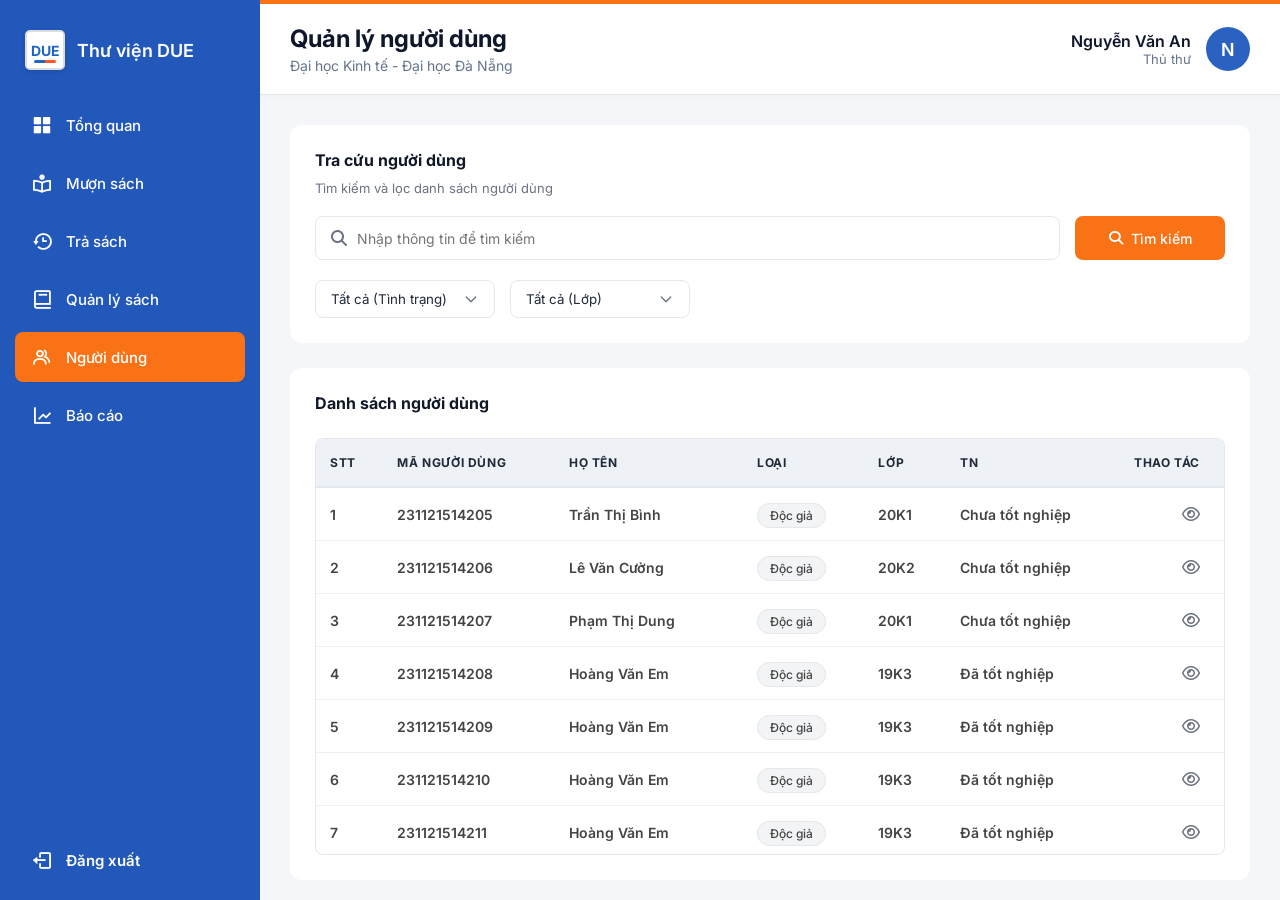
<file: TESTCODE/library-system/templates/pages/users/user-list.html>
<!DOCTYPE html>
<html lang="vi">
<head>
    <meta charset="UTF-8">
    <meta name="viewport" content="width=device-width, initial-scale=1.0">
    <title>Quản lý người dùng - Thư viện DUE</title>
    <link rel="stylesheet" href="../../../assets/css/user.css">
    <link rel="stylesheet" href="https://cdnjs.cloudflare.com/ajax/libs/font-awesome/6.4.0/css/all.min.css">
    <link href='https://unpkg.com/boxicons@2.1.4/css/boxicons.min.css' rel='stylesheet'>
    <link rel="stylesheet" href="../../../assets/css/sidebar.css">
    <link href="https://fonts.googleapis.com/css2?family=Inter:wght@400;500;600;700&display=swap" rel="stylesheet">
</head>
<body>
    <div class="dashboard-container">
        <aside id="app-sidebar" class="sidebar"></aside>

        <main class="main-content data-page">
            <header class="header">
                <div class="header-left">
                    <h1>Quản lý người dùng</h1>
                    <p>Đại học Kinh tế - Đại học Đà Nẵng</p>
                </div>
                <div class="header-right">
                    <div class="user-info">
                        <div class="user-details">
                            <span class="user-name">Nguyễn Văn An</span>
                            <span class="user-role">Thủ thư</span>
                        </div>
                        <div class="user-avatar">N</div>
                    </div>
                </div>
            </header>

            <section class="search-section">
                <h3>Tra cứu người dùng</h3>
                <p>Tìm kiếm và lọc danh sách người dùng</p>
                
                <div class="search-controls">
                    <div class="search-input-group">
                        <i class="fa-solid fa-magnifying-glass"></i>
                        <input type="text" id="searchInput" placeholder="Nhập thông tin để tìm kiếm">
                    </div>
                    <button id="searchBtn" class="btn btn-primary"><i class="fa-solid fa-magnifying-glass"></i> Tìm kiếm</button>
                </div>
                
                <div class="filter-controls">
                    <div class="custom-select">
                        <select id="filterStatus">
                            <option value="all">Tất cả (Tình trạng)</option>
                            <option value="Chưa tốt nghiệp">Chưa tốt nghiệp</option>
                            <option value="Đã tốt nghiệp">Đã tốt nghiệp</option>
                        </select>
                    </div>
                    <div class="custom-select">
                        <select id="filterClass">
                            <option value="all">Tất cả (Lớp)</option>
                            <option value="20K1">20K1</option>
                            <option value="20K2">20K2</option>
                            <option value="19K3">19K3</option>
                        </select>
                    </div>
                </div>
            </section>

            <section class="table-section data-panel">
                <h3>Danh sách người dùng</h3>
                <div class="table-container data-table-scroll">
                    <table id="userTable">
                        <thead>
                            <tr>
                                <th>STT</th>
                                <th>Mã người dùng</th>
                                <th>Họ tên</th>
                                <th>Loại</th>
                                <th>Lớp</th>
                                <th>TN</th>
                                <th>Thao tác</th>
                            </tr>
                        </thead>
                        <tbody id="tableBody">
                            </tbody>
                    </table>
                    <div id="emptyState" class="empty-state" style="display: none;">
                        Không tìm thấy người dùng phù hợp
                    </div>
                </div>
            </section>
        </main>
    </div>

    <div id="userModal" class="modal-overlay">
        <div class="modal-content">
            <h2 class="modal-title">Chi tiết người dùng</h2>
            
            <div class="user-details-grid">
                <div class="detail-box">
                    <label>Mã người dùng</label>
                    <div class="detail-value" id="modalUserId">12345678</div>
                </div>
                <div class="detail-box">
                    <label>Họ tên</label>
                    <div class="detail-value" id="modalUserName">Nguyễn Văn An</div>
                </div>
                <div class="detail-box">
                    <label>Email</label>
                    <div class="detail-value" id="modalUserEmail">nvana@due.edu.vn</div>
                </div>
                <div class="detail-box">
                    <label>Số điện thoại</label>
                    <div class="detail-value" id="modalUserPhone">0905123456</div>
                </div>
            </div>

            <div class="status-panel">
                <div class="status-header">Tình trạng</div>
                <div class="status-body">
                    <div class="status-item">
                        <div class="icon-box blue"><i class="fa-solid fa-book"></i></div>
                        <div>
                            <span class="status-label">Số sách đang mượn</span>
                            <span class="status-number blue-text" id="modalBooks">0</span>
                        </div>
                    </div>
                    <div class="status-divider"></div>
                    <div class="status-item">
                        <div class="icon-box orange"><i class="fa-solid fa-receipt"></i></div>
                        <div>
                            <span class="status-label">Tiền phạt còn nợ</span>
                            <span class="status-number orange-text" id="modalFine">0đ</span>
                        </div>
                    </div>
                </div>
            </div>

            <div class="modal-actions">
                <button id="closeModalBtn" class="btn btn-primary">Đóng</button>
            </div>
        </div>
    </div>

    <script src="https://cdn.jsdelivr.net/npm/bootstrap@5.1.3/dist/js/bootstrap.bundle.min.js"></script>
    <script src="../../../assets/js/sidebar.js"></script>
    <script src="../../../assets/js/user.js"></script>
</body>
</html>
</file>
<file: TESTCODE/library-system/style.css>
:root {
    --primary-blue: #2563eb;
    --primary-blue-hover: #1d4ed8;
    --primary-orange: #f97316;
    --primary-orange-hover: #ea580c;
    --sidebar-bg: #2258ba;
    --sidebar-hover: rgba(255, 255, 255, 0.1);
    --bg-color: #f8fafc;
    /* Slate 50 */
    --white: #ffffff;
    --text-main: #1e293b;
    /* Slate 800 */
    --text-muted: #64748b;
    /* Slate 500 */
    --border-color: #e2e8f0;
    /* Slate 200 */
    --red: #ef4444;
    --red-hover: #dc2626;
    --radius: 10px;
    --shadow-sm: 0 1px 2px 0 rgb(0 0 0 / 0.05);
    --shadow: 0 4px 6px -1px rgb(0 0 0 / 0.1), 0 2px 4px -2px rgb(0 0 0 / 0.1);
    --shadow-lg: 0 10px 15px -3px rgb(0 0 0 / 0.1), 0 4px 6px -4px rgb(0 0 0 / 0.1);
    --font-family: 'Inter', sans-serif;
}

* {
    margin: 0;
    padding: 0;
    box-sizing: border-box;
}

body {
    font-family: var(--font-family);
    background-color: var(--bg-color);
    color: var(--text-main);
    overflow-x: hidden;
}

a {
    text-decoration: none;
    color: inherit;
}

ul {
    list-style: none;
}

/* --- DASHBOARD --- */
.dashboard-container {
    display: flex;
    height: 100vh;
    overflow: hidden;
}

/* Sidebar */
.sidebar {
    width: 260px;
    background-color: var(--sidebar-bg);
    color: var(--white);
    display: flex;
    flex-direction: column;
    justify-content: space-between;
}

.sidebar-header {
    display: flex;
    align-items: center;
    padding: 30px 25px 20px;
    gap: 12px;
}

.logo {
    width: 40px;
    height: 40px;
    background-color: var(--white);
    border-radius: 5px;
    display: flex;
    align-items: center;
    justify-content: center;
    box-shadow: 0 2px 5px rgba(0, 0, 0, 0.1);
    position: relative;
    border: 2px solid #ddd;
}

.logo::after {
    content: '';
    position: absolute;
    bottom: 5px;
    left: 20%;
    width: 60%;
    height: 3px;
    background: linear-gradient(90deg, #1e66c6 50%, #ff5722 50%);
    border-radius: 2px;
}

.logo-text {
    color: var(--primary-blue);
    font-weight: 700;
    font-size: 14px;
}

.logo.lg {
    width: 60px;
    height: 60px;
    margin: 0 auto;
}

.logo.lg .logo-text {
    font-size: 20px;
}

.sidebar-header h2 {
    font-size: 18px;
    font-weight: 600;
}

.nav-links {
    flex-grow: 1;
    display: flex;
    flex-direction: column;
    gap: 8px;
    padding: 10px 15px;
}

.nav-links li a {
    display: flex;
    align-items: center;
    gap: 12px;
    padding: 14px 15px;
    border-radius: 8px;
    transition: all 0.2s ease;
    font-weight: 500;
    color: var(--white);
}

.nav-links li a i {
    font-size: 22px;
    width: 24px;
    text-align: center;
}

.nav-links li a:hover {
    background-color: var(--sidebar-hover);
    color: var(--white);
}

.nav-links li.active a {
    background-color: var(--primary-orange);
    color: var(--white);
    box-shadow: var(--shadow-sm);
}

.logout-wrapper {
    padding: 15px;
}

.logout-btn {
    display: flex;
    align-items: center;
    justify-content: flex-start;
    gap: 12px;
    padding: 14px 15px;
    border-radius: var(--radius);
    transition: all 0.3s ease;
    font-weight: 600;
    color: var(--white);
    border: none;
    background: transparent;
}

.logout-btn i {
    font-size: 22px;
    width: 24px;
    text-align: center;
}

.logout-btn:hover {
    background-color: rgba(255, 255, 255, 0.1);
    color: var(--white);
}

/* Main Content */
.main-content {
    flex-grow: 1;
    padding: 20px 30px;
    display: flex;
    flex-direction: column;
    min-height: 0;
    overflow: hidden;
}

/* Header */
.header {
    background-color: var(--white);
    margin: -20px -30px 30px -30px; /* bù lại padding của main-content */
    padding: 20px 30px;
    border-top: 4px solid var(--primary-orange);
    border-bottom: 1px solid var(--border-color);
    display: flex;
    justify-content: space-between;
    align-items: center;
    box-shadow: 0 2px 5px rgba(0,0,0,0.02);
}

.header-left h1 {
    font-size: 24px;
    font-weight: 700;
    color: #0f172a;
    margin-bottom: 4px;
}

.header-left p {
    color: #64748b;
    font-size: 14px;
}

.user-info {
    display: flex;
    align-items: center;
    gap: 15px;
}

.user-details {
    display: flex;
    flex-direction: column;
    align-items: flex-end;
}

.user-name {
    font-weight: 600;
    font-size: 16px;
    color: #0f172a;
}

.user-role {
    color: #64748b;
    font-size: 13px;
}

.user-avatar {
    width: 44px;
    height: 44px;
    background-color: var(--primary-blue);
    color: var(--white);
    border-radius: 50%;
    display: flex;
    align-items: center;
    justify-content: center;
    font-weight: 600;
    font-size: 18px;
}

/* Stats Overview */
.overview-cards {
    display: grid;
    grid-template-columns: repeat(auto-fit, minmax(220px, 1fr));
    gap: 24px;
    margin-bottom: 40px;
}

.card {
    background-color: var(--white);
    padding: 24px;
    border-radius: var(--radius);
    box-shadow: var(--shadow);
    border: 1px solid var(--border-color);
}

/* Returns Page Specific Styles */
.search-section {
    margin-bottom: 20px;
    min-height: 112px;
}

.search-section.search-uniform {
    min-height: 116px;
    display: flex;
    flex-direction: column;
    justify-content: flex-start;
    box-shadow: 0 2px 10px rgba(0, 0, 0, 0.03);
}

.search-section.search-uniform .search-bar {
    display: grid;
    grid-template-columns: minmax(0, 1fr) max-content max-content;
    gap: 15px;
    align-items: stretch;
}

.search-section.search-uniform .input-with-icon {
    min-width: 0;
}

.search-section.search-uniform .search-bar .btn,
.search-section.search-uniform .search-bar button {
    width: 100%;
    min-width: 0;
    flex: none;
}

.section-label {
    font-weight: 700;
    margin-bottom: 10px;
    font-size: 16px;
    color: #111827;
    line-height: 1.2;
    min-height: 20px;
}

.section-heading {
    font-weight: 700;
    margin-bottom: 20px;
    font-size: 16px;
    color: #111827;
}

.search-bar {
    display: flex;
    gap: 15px;
    align-items: center;
    flex-wrap: nowrap;
}

.input-with-icon {
    position: relative;
    flex-grow: 1;
}

.input-with-icon i {
    position: absolute;
    left: 15px;
    top: 50%;
    transform: translateY(-50%);
    color: var(--text-muted);
    font-size: 18px;
}

.input-with-icon input {
    width: 100%;
    padding: 12px 15px 12px 40px;
    border: 1px solid var(--border-color);
    border-radius: 8px;
    font-family: inherit;
    font-size: 14px;
    height: 44px;
}

.search-bar .btn,
.search-bar button {
    height: 44px;
    padding: 10px 20px;
    border-radius: 8px;
    white-space: nowrap;
    flex: 0 0 auto;
    min-width: 150px;
}

.btn-orange {
    background-color: var(--primary-orange);
    color: var(--white);
}

.btn-orange:hover {
    background-color: var(--primary-orange-hover);
    color: var(--white);
}

.btn-blue {
    background-color: var(--primary-blue);
    color: var(--white);
}

.btn-primary.btn-orange {
    background-color: var(--primary-orange);
    color: var(--white);
}

.btn-primary.btn-orange:hover {
    background-color: var(--primary-orange-hover);
    color: var(--white);
}

.btn-primary.btn-blue {
    background-color: var(--primary-blue);
    color: var(--white);
}

/* Tabs Container */
.tabs-container {
    display: flex;
    gap: 15px;
    margin-bottom: 24px;
    background: var(--white);
    padding: 15px;
    border-radius: var(--radius);
    box-shadow: var(--shadow);
    border: 1px solid var(--border-color);
}

.tab {
    flex: 1;
    text-align: center;
    padding: 12px 20px;
    font-weight: 600;
    font-size: 15px;
    color: #444;
    cursor: pointer;
    border-radius: 8px;
    transition: all 0.2s;
}

.tab:hover {
    background-color: #f7f9fc;
}

.tab.active {
    background-color: var(--primary-orange);
    color: var(--white);
    box-shadow: 0 4px 10px rgba(255, 102, 51, 0.2);
}

/* Tables */
.table {
    width: 100%;
    border-collapse: collapse;
    table-layout: auto;
    font-size: 14px;
    margin-top: 5px;
}

.table th,
.table td {
    padding: 16px 14px;
    text-align: left !important;
    vertical-align: middle;
    line-height: 1.4;
    border-bottom: 1px solid #f0f0f0;
    white-space: normal;
    word-break: break-word; /* Bẻ chữ rớt dòng nếu quá dài, tránh bảng bị khuất ngang */
}

/* Đẩy cột nút tác vụ về cuối cùng và khóa kích thước nhỏ nhất để dàn đều không gian thừa */
.table th:last-child,
.table td:last-child {
    width: 1%;
    white-space: nowrap !important;
    text-align: right !important;
    padding-right: 24px;
}

.table th {
    position: sticky;
    top: 0;
    z-index: 2;
    text-align: left !important;
    font-weight: 700;
    color: #1f2937;
    font-size: 12px;
    background-color: #eef2f7;
    text-transform: uppercase;
    letter-spacing: 0.6px;
    border-bottom: 2px solid var(--border-color);
}

.table td {
    font-weight: 500;
    color: #1f2937;
}

.dash-table th,
.dash-table td,
.modal-table th,
.modal-table td,
.table.no-margin th,
.table.no-margin td,
.table.sm-font th,
.table.sm-font td {
    text-align: left !important;
}

.table tbody tr:nth-child(even) {
    background-color: #fcfdff;
}

.table tbody tr:hover {
    background-color: #f3f7ff;
}

.table tbody tr.row-overdue {
    background-color: #fff7ed;
    box-shadow: inset 3px 0 0 #f97316;
}

.table tbody tr.row-overdue:hover {
    background-color: #ffedd5;
}

.font-weight-bold {
    font-weight: 700;
}

.text-left {
    text-align: left !important;
}

/* Action Badges in Table */
.action-badges {
    display: flex;
    justify-content: center;
    align-items: center;
    gap: 12px;
}

/* Badges */
.badge {
    padding: 6px 15px;
    border-radius: 20px;
    font-size: 12px;
    font-weight: 600;
    display: inline-flex;
    align-items: center;
    gap: 4px;
    margin-right: 5px;
    justify-content: center;
    min-width: 90px;
}

.badge-blue {
    background-color: #ecf3ff;
    color: var(--primary-blue);
}

.badge-orange {
    background-color: #fff2ed;
    color: var(--primary-orange);
}

.badge-red-btn {
    background-color: #f44336;
    color: var(--white);
    cursor: pointer;
    border-radius: 6px;
    box-shadow: 0 2px 6px rgba(244, 67, 54, 0.2);
}

.badge-red-btn:hover {
    background-color: var(--red-hover);
}

.action-disabled {
    color: #9ca3af;
    font-size: 13px;
    font-weight: 600;
}

.badge-blue-btn {
    background-color: var(--primary-blue);
    color: var(--white);
    cursor: pointer;
    border-radius: 6px;
    box-shadow: 0 2px 6px rgba(35, 101, 193, 0.2);
    padding: 8px 15px;
}

.badge-blue-btn:hover {
    background-color: var(--primary-blue-hover);
}

/* New detailed badges for fine table */
.badge-light-blue {
    background-color: #f0f4ff;
    color: #3b82f6;
    border: 1px solid #e1e9ff;
}

.badge-light-orange {
    background-color: #fff7ed;
    color: #ea580c;
    border: 1px solid #ffedd5;
}

.badge-light-red {
    background-color: #fef2f2;
    color: #ef4444;
    border: 1px solid #fee2e2;
}

.badge-orange-solid {
    background-color: var(--primary-orange);
    color: var(--white);
}

/* Popups & Modals */
.popup-overlay {
    position: fixed;
    top: 0;
    left: 0;
    width: 100%;
    height: 100%;
    background-color: rgba(0, 0, 0, 0.4);
    z-index: 1000;
    display: none;
    justify-content: center;
    align-items: center;
}

.popup-overlay.active {
    display: flex;
}

.popup-modal {
    background-color: var(--white);
    border-radius: 12px;
    width: 100%;
    max-width: 580px;
    max-height: 90vh;
    box-shadow: 0 10px 40px rgba(0, 0, 0, 0.15);
    display: none;
    flex-direction: column;
}

.popup-modal.active {
    display: flex;
}

.popup-lg {
    max-width: 650px;
}

.popup-xl {
    max-width: 750px;
}

.popup-header {
    display: flex;
    justify-content: center;
    align-items: center;
    padding: 24px;
    position: relative;
    border-bottom: none;
}

.popup-header h3 {
    font-size: 20px;
    font-weight: 700;
    margin: 0;
    color: #111827;
}

.popup-close {
    position: absolute;
    right: 24px;
    top: 50%;
    transform: translateY(-50%);
    background: var(--white);
    border: 1px solid #e5e7eb;
    border-radius: 8px;
    width: 32px;
    height: 32px;
    display: flex;
    justify-content: center;
    align-items: center;
    font-size: 18px;
    color: #4b5563;
    cursor: pointer;
    transition: all 0.2s;
}

.popup-close:hover {
    background-color: #f9fafb;
}

.popup-content {
    padding: 0 24px 24px;
    overflow-y: auto;
    flex: 1;
}

.confirm-message {
    font-size: 15px;
    line-height: 1.6;
    color: #374151;
}

.info-grid {
    border: 1px solid #e5e7eb;
    border-radius: 10px;
    padding: 16px 20px;
    display: grid;
    grid-template-columns: 1fr 1fr;
    gap: 15px 30px;
    margin-bottom: 24px;
}

.info-grid label {
    display: block;
    font-size: 13px;
    color: #6b7280;
    margin-bottom: 6px;
}

.info-grid strong {
    display: block;
    font-size: 16px;
    color: #111827;
    font-weight: 700;
}

.form-group label {
    font-size: 14px;
    font-weight: 700;
    color: #111827;
    margin-bottom: 12px;
    display: block;
}

.mb-0 {
    margin-bottom: 0 !important;
}

.mt-3 {
    margin-top: 15px !important;
}

.p-3 {
    padding: 15px !important;
}

.bordered {
    border: 1px solid var(--border-color);
}

.radius-8 {
    border-radius: 8px;
}

.radio-group {
    display: flex;
    gap: 15px;
}

.radio-group.col-align {
    flex-direction: column;
    gap: 12px;
}

.radio-group.row-align {
    flex-direction: row;
    gap: 20px;
    flex-wrap: wrap;
}

.return-condition-group.error {
    border: 1px solid #fca5a5;
    background: #fff7f7;
    border-radius: 8px;
    padding: 10px 12px;
}

.field-error {
    margin-top: 8px;
    color: #dc2626;
    font-size: 13px;
    font-weight: 600;
}

.return-extra-section {
    margin-top: 16px;
    border: 1px solid #e5e7eb;
    border-radius: 10px;
    padding: 14px 16px;
    background-color: #fcfdff;
}

.section-title {
    display: flex;
    align-items: center;
    gap: 8px;
    margin-bottom: 12px;
    font-size: 14px;
    font-weight: 700;
    color: #111827;
}

.summary-row {
    display: flex;
    justify-content: space-between;
    align-items: center;
    gap: 16px;
    padding: 9px 0;
    border-bottom: 1px dashed #e5e7eb;
}

.summary-row:last-child {
    border-bottom: 0;
}

.summary-row span {
    color: #4b5563;
    font-size: 14px;
}

.summary-row strong {
    color: #111827;
    font-size: 15px;
}

.read-only-row strong {
    color: #f97316;
}

.return-summary-box {
    margin-top: 16px;
    border: 1px solid #e5e7eb;
    border-radius: 10px;
    padding: 14px 16px;
    background-color: #f8fafc;
}

.summary-total {
    border-top: 1px solid #d1d5db;
    margin-top: 4px;
    padding-top: 12px;
}

.summary-total span,
.summary-total strong {
    font-weight: 700;
    color: #0f172a;
}

.radio-label {
    display: flex;
    align-items: center;
    gap: 8px;
    font-size: 14px;
    color: #111827;
    cursor: pointer;
}

.radio-label input[type="radio"] {
    width: 18px;
    height: 18px;
    accent-color: var(--primary-blue);
    margin: 0;
    padding: 0;
    flex-shrink: 0;
    position: relative;
    top: 1px;
}

.form-input {
    width: 100%;
    border: 1px solid #e5e7eb;
    border-radius: 8px;
    padding: 12px 14px;
    font-family: inherit;
    font-size: 14px;
    outline: none;
    transition: border-color 0.2s;
    color: #111827;
}

.form-input:focus {
    border-color: var(--primary-blue);
}

.popup-footer {
    padding: 20px 24px 24px;
    display: flex;
    gap: 12px;
}

.border-top-light {
    border-top: 1px solid #f3f4f6;
}

.popup-footer.center-footer {
    justify-content: center;
}

.popup-footer .btn {
    padding: 10px 24px;
    font-size: 14px;
    border-radius: 8px;
    font-weight: 600;
}

.btn-outline {
    background: var(--white);
    border: 1px solid #e5e7eb;
    color: #111827;
}

.btn-outline:hover {
    background: #f9fafb;
}

.border-blue {
    border-color: var(--primary-blue);
    color: var(--primary-blue);
}

.border-blue:hover {
    background: #f0f4ff;
}

/* Payment specific */
.info-user-box {
    border: 1px solid #e5e7eb;
    border-radius: 10px;
    padding: 16px 20px;
    margin-bottom: 24px;
}

.info-user-box label {
    font-size: 13px;
    color: #6b7280;
    display: block;
    margin-bottom: 4px;
}

.info-user-box strong {
    font-size: 16px;
    font-weight: 700;
    color: #111827;
}

/* Responsive table */
.table-wrapper {
    border: 1px solid #e5e7eb;
    border-radius: 8px;
    overflow-x: auto;
    margin-bottom: 24px;
}

/* Keep the return page fixed; only table regions should scroll. */
#page-return {
    display: flex;
    flex-direction: column;
    min-height: 0;
    height: calc(100vh - 140px);
}

#page-return .tab-content,
#page-return .tab-content.card {
    flex: 1;
    min-height: 0;
    overflow: hidden;
}

#page-return .tab-pane {
    height: 100%;
    min-height: 0;
}

.data-table-scroll {
    flex: 1;
    min-height: 0;
    overflow: auto;
    border: 1px solid #e5e7eb;
    border-radius: 8px;
}

.data-table-scroll .table {
    margin-top: 0;
    min-width: 100%;
}

/* Return-book tables: clean alignment for codes / dates / status / actions */
#page-return .table,
.data-page .table {
    table-layout: fixed;
}

#page-return .table th,
#page-return .table td,
.data-page .table th,
.data-page .table td {
    padding: 14px 12px;
    vertical-align: middle;
    line-height: 1.4;
    white-space: nowrap;
}

#page-return .table th,
.data-page .table th {
    text-align: left;
    color: #111827;
    background-color: #f8fafc;
    border-bottom: 2px solid #dbe4ee;
    box-shadow: 0 1px 0 #dbe4ee;
}

#page-return .table td,
.data-page .table td {
    text-align: left;
    color: #1f2937;
    white-space: normal;
    word-break: break-word;
}

#page-return .table th,
.data-page .table th {
    white-space: nowrap;
}

#page-return #tab-1 .table,
#page-return #tab-2 .table,
#page-return #tab-3 .table,
#page-return #tab-4 .table,
.data-page #tab-1 .table,
.data-page #tab-2 .table,
.data-page #tab-3 .table,
.data-page #tab-4 .table {
    width: 100%;
}

#page-return #tab-1 .table th:nth-child(1), #page-return #tab-1 .table td:nth-child(1),
.data-page #tab-1 .table th:nth-child(1), .data-page #tab-1 .table td:nth-child(1) { width: 6%; }
#page-return #tab-1 .table th:nth-child(2), #page-return #tab-1 .table td:nth-child(2),
.data-page #tab-1 .table th:nth-child(2), .data-page #tab-1 .table td:nth-child(2) { width: 10%; }
#page-return #tab-1 .table th:nth-child(3), #page-return #tab-1 .table td:nth-child(3),
.data-page #tab-1 .table th:nth-child(3), .data-page #tab-1 .table td:nth-child(3) { width: 24%; }
#page-return #tab-1 .table th:nth-child(4), #page-return #tab-1 .table td:nth-child(4),
.data-page #tab-1 .table th:nth-child(4), .data-page #tab-1 .table td:nth-child(4) { width: 18%; }
#page-return #tab-1 .table th:nth-child(5), #page-return #tab-1 .table td:nth-child(5),
.data-page #tab-1 .table th:nth-child(5), .data-page #tab-1 .table td:nth-child(5) { width: 10%; }
#page-return #tab-1 .table th:nth-child(6), #page-return #tab-1 .table td:nth-child(6),
.data-page #tab-1 .table th:nth-child(6), .data-page #tab-1 .table td:nth-child(6) { width: 10%; }
#page-return #tab-1 .table th:nth-child(7), #page-return #tab-1 .table td:nth-child(7),
.data-page #tab-1 .table th:nth-child(7), .data-page #tab-1 .table td:nth-child(7) { width: 12%; }
#page-return #tab-1 .table th:nth-child(8), #page-return #tab-1 .table td:nth-child(8),
.data-page #tab-1 .table th:nth-child(8), .data-page #tab-1 .table td:nth-child(8) { width: 10%; }

#page-return #tab-2 .table th:nth-child(1), #page-return #tab-2 .table td:nth-child(1),
.data-page #tab-2 .table th:nth-child(1), .data-page #tab-2 .table td:nth-child(1) { width: 8%; }
#page-return #tab-2 .table th:nth-child(2), #page-return #tab-2 .table td:nth-child(2),
.data-page #tab-2 .table th:nth-child(2), .data-page #tab-2 .table td:nth-child(2) { width: 24%; }
#page-return #tab-2 .table th:nth-child(3), #page-return #tab-2 .table td:nth-child(3),
.data-page #tab-2 .table th:nth-child(3), .data-page #tab-2 .table td:nth-child(3) { width: 14%; }
#page-return #tab-2 .table th:nth-child(4), #page-return #tab-2 .table td:nth-child(4),
.data-page #tab-2 .table th:nth-child(4), .data-page #tab-2 .table td:nth-child(4) { width: 42%; }
#page-return #tab-2 .table th:nth-child(5), #page-return #tab-2 .table td:nth-child(5),
.data-page #tab-2 .table th:nth-child(5), .data-page #tab-2 .table td:nth-child(5) { width: 12%; }

#page-return #tab-3 .table th:nth-child(1), #page-return #tab-3 .table td:nth-child(1),
.data-page #tab-3 .table th:nth-child(1), .data-page #tab-3 .table td:nth-child(1) { width: 6%; }
#page-return #tab-3 .table th:nth-child(2), #page-return #tab-3 .table td:nth-child(2),
.data-page #tab-3 .table th:nth-child(2), .data-page #tab-3 .table td:nth-child(2) { width: 22%; }
#page-return #tab-3 .table th:nth-child(3), #page-return #tab-3 .table td:nth-child(3),
.data-page #tab-3 .table th:nth-child(3), .data-page #tab-3 .table td:nth-child(3) { width: 11%; }
#page-return #tab-3 .table th:nth-child(4), #page-return #tab-3 .table td:nth-child(4),
.data-page #tab-3 .table th:nth-child(4), .data-page #tab-3 .table td:nth-child(4) { width: 18%; }
#page-return #tab-3 .table th:nth-child(5), #page-return #tab-3 .table td:nth-child(5),
.data-page #tab-3 .table th:nth-child(5), .data-page #tab-3 .table td:nth-child(5) { width: 12%; }
#page-return #tab-3 .table th:nth-child(6), #page-return #tab-3 .table td:nth-child(6),
.data-page #tab-3 .table th:nth-child(6), .data-page #tab-3 .table td:nth-child(6) { width: 12%; }
#page-return #tab-3 .table th:nth-child(7), #page-return #tab-3 .table td:nth-child(7),
.data-page #tab-3 .table th:nth-child(7), .data-page #tab-3 .table td:nth-child(7) { width: 18%; }

#page-return #tab-4 .table th:nth-child(1), #page-return #tab-4 .table td:nth-child(1),
.data-page #tab-4 .table th:nth-child(1), .data-page #tab-4 .table td:nth-child(1) { width: 8%; }
#page-return #tab-4 .table th:nth-child(2), #page-return #tab-4 .table td:nth-child(2),
.data-page #tab-4 .table th:nth-child(2), .data-page #tab-4 .table td:nth-child(2) { width: 24%; }
#page-return #tab-4 .table th:nth-child(3), #page-return #tab-4 .table td:nth-child(3),
.data-page #tab-4 .table th:nth-child(3), .data-page #tab-4 .table td:nth-child(3) { width: 13%; }
#page-return #tab-4 .table th:nth-child(4), #page-return #tab-4 .table td:nth-child(4),
.data-page #tab-4 .table th:nth-child(4), .data-page #tab-4 .table td:nth-child(4) { width: 24%; }
#page-return #tab-4 .table th:nth-child(5), #page-return #tab-4 .table td:nth-child(5),
.data-page #tab-4 .table th:nth-child(5), .data-page #tab-4 .table td:nth-child(5) { width: 15%; }
#page-return #tab-4 .table th:nth-child(6), #page-return #tab-4 .table td:nth-child(6),
.data-page #tab-4 .table th:nth-child(6), .data-page #tab-4 .table td:nth-child(6) { width: 16%; }

/* Tab 1: Xác nhận trả sách */
#page-return #tab-1 .table th:nth-child(1),
#page-return #tab-1 .table td:nth-child(1),
#page-return #tab-1 .table th:nth-child(2),
#page-return #tab-1 .table td:nth-child(2),
#page-return #tab-1 .table th:nth-child(5),
    padding-left: 10px;
#page-return #tab-1 .table th:nth-child(6),
#page-return #tab-1 .table td:nth-child(6),
#page-return #tab-1 .table th:nth-child(7),
#page-return #tab-1 .table td:nth-child(7),
#page-return #tab-1 .table th:nth-child(8),
#page-return #tab-1 .table td:nth-child(8),
.data-page #tab-1 .table th:nth-child(1),
.data-page #tab-1 .table td:nth-child(1),
.data-page #tab-1 .table th:nth-child(2),
.data-page #tab-1 .table td:nth-child(2),
.data-page #tab-1 .table th:nth-child(5),
.data-page #tab-1 .table td:nth-child(5),
.data-page #tab-1 .table th:nth-child(6),
.data-page #tab-1 .table td:nth-child(6),
.data-page #tab-1 .table th:nth-child(7),
.data-page #tab-1 .table td:nth-child(7),
.data-page #tab-1 .table th:nth-child(8),
.data-page #tab-1 .table td:nth-child(8) {
    text-align: center;
}

/* Tab 2: Thanh toán phí phạt */
#page-return #tab-2 .table th:nth-child(1),
#page-return #tab-2 .table td:nth-child(1),
#page-return #tab-2 .table th:nth-child(3),
#page-return #tab-2 .table td:nth-child(3),
#page-return #tab-2 .table th:nth-child(5),
#page-return #tab-2 .table td:nth-child(5),
.data-page #tab-2 .table th:nth-child(1),
.data-page #tab-2 .table td:nth-child(1),
.data-page #tab-2 .table th:nth-child(3),
.data-page #tab-2 .table td:nth-child(3),
.data-page #tab-2 .table th:nth-child(5),
.data-page #tab-2 .table td:nth-child(5) {
    text-align: center;
}

#page-return #tab-2 .table th:nth-child(4),
#page-return #tab-2 .table td:nth-child(4),
.data-page #tab-2 .table th:nth-child(4),
.data-page #tab-2 .table td:nth-child(4) {
    text-align: right;
}

/* Tab 3: Xử lý mất sách */
#page-return #tab-3 .table th:nth-child(1),
#page-return #tab-3 .table td:nth-child(1),
#page-return #tab-3 .table th:nth-child(3),
#page-return #tab-3 .table td:nth-child(3),
#page-return #tab-3 .table th:nth-child(5),
#page-return #tab-3 .table td:nth-child(5),
#page-return #tab-3 .table th:nth-child(6),
#page-return #tab-3 .table td:nth-child(6),
#page-return #tab-3 .table th:nth-child(7),
#page-return #tab-3 .table td:nth-child(7),
.data-page #tab-3 .table th:nth-child(1),
.data-page #tab-3 .table td:nth-child(1),
.data-page #tab-3 .table th:nth-child(3),
.data-page #tab-3 .table td:nth-child(3),
.data-page #tab-3 .table th:nth-child(5),
.data-page #tab-3 .table td:nth-child(5),
.data-page #tab-3 .table th:nth-child(6),
.data-page #tab-3 .table td:nth-child(6),
.data-page #tab-3 .table th:nth-child(7),
.data-page #tab-3 .table td:nth-child(7) {
    text-align: center;
}

#page-return #tab-3 .table th:nth-child(7),
#page-return #tab-3 .table td:nth-child(7),
.data-page #tab-3 .table th:nth-child(7),
.data-page #tab-3 .table td:nth-child(7) {
    text-align: right;
    padding-left: 80px;
}

/* Tab 4: Xác nhận đền sách */
#page-return #tab-4 .table th:nth-child(1),
#page-return #tab-4 .table td:nth-child(1),
#page-return #tab-4 .table th:nth-child(3),
#page-return #tab-4 .table td:nth-child(3),
#page-return #tab-4 .table th:nth-child(5),
#page-return #tab-4 .table td:nth-child(5),
#page-return #tab-4 .table th:nth-child(6),
#page-return #tab-4 .table td:nth-child(6),
.data-page #tab-4 .table th:nth-child(1),
.data-page #tab-4 .table td:nth-child(1),
.data-page #tab-4 .table th:nth-child(3),
.data-page #tab-4 .table td:nth-child(3),
.data-page #tab-4 .table th:nth-child(5),
.data-page #tab-4 .table td:nth-child(5),
.data-page #tab-4 .table th:nth-child(6),
.data-page #tab-4 .table td:nth-child(6) {
    text-align: center;
}

.data-page {
    flex: 1;
    min-height: 0;
    display: flex;
    flex-direction: column;
}

.data-panel {
    flex: 1;
    min-height: 0;
    display: flex;
    flex-direction: column;
}

.table.no-margin {
    margin-top: 0;
    min-width: 800px;
}

.table.sm-font {
    font-size: 13px;
}

.table.sm-font th,
.table.sm-font td {
    padding: 12px 10px;
    text-align: center;
    color: #111827;
}

.payment-methods-box {
    border: 1px solid #e5e7eb;
    border-radius: 10px;
    padding: 20px;
}

.payment-radio {
    flex-direction: column;
    gap: 12px;
}

.payment-radio .radio-label {
    padding: 14px;
    border: 1px solid #e5e7eb;
    border-radius: 8px;
    width: 100%;
    transition: all 0.2s;
    box-sizing: border-box;
}

.payment-radio .radio-label:has(input[type="radio"]:checked) {
    border-color: var(--primary-orange);
    box-shadow: 0 0 0 1px var(--primary-orange);
    background-color: #fffaf7;
}

.payment-radio.error {
    border: 1px solid #fca5a5;
    border-radius: 8px;
    padding: 10px;
    background-color: #fff7f7;
}

.total-bar {
    display: flex;
    justify-content: space-between;
    align-items: center;
    padding-top: 20px;
    border-top: 1px dashed var(--border-color);
    margin-top: 20px;
}

.total-bar .lbl {
    font-size: 16px;
    font-weight: 700;
    color: var(--text-main);
}

.total-bar .total-amount {
    font-size: 20px;
    font-weight: 700;
    color: var(--primary-orange);
}

/* Toasts */
.toast-container {
    position: fixed;
    top: 20px;
    right: 20px;
    z-index: 9999;
    display: flex;
    flex-direction: column;
    gap: 10px;
    pointer-events: none;
}

.toast {
    padding: 14px 20px;
    border-radius: 6px;
    font-size: 14px;
    font-weight: 600;
    display: flex;
    align-items: center;
    gap: 10px;
    box-shadow: 0 4px 15px rgba(0, 0, 0, 0.1);
    background: var(--white);
    animation: slideIn 0.3s ease forwards, fadeOut 0.3s ease 2.7s forwards;
    pointer-events: auto;
}

.toast-success {
    color: #28a745;
    border: 1px solid #d4edda;
    background: #f0fdf4;
}

.toast-error {
    color: #dc3545;
    border: 1px solid #f8d7da;
    background: #fef2f2;
}

@keyframes slideIn {
    from {
        transform: translateX(100%);
        opacity: 0;
    }

    to {
        transform: translateX(0);
        opacity: 1;
    }
}

@keyframes fadeOut {
    from {
        opacity: 1;
    }

    to {
        opacity: 0;
    }
}

.card-content {
    display: flex;
    flex-direction: column;
    gap: 5px;
}

.card-title {
    display: flex;
    justify-content: space-between;
    align-items: center;
    color: var(--text-muted);
    font-size: 14px;
    font-weight: 500;
}

.card-title i {
    font-size: 18px;
    color: var(--primary-blue);
}

.card.card-red .card-title i {
    color: var(--red);
}

.card h3 {
    font-size: 28px;
    font-weight: 700;
    color: var(--primary-blue);
    margin: 5px 0;
}

.card h3.text-red {
    color: var(--red);
}

.card-desc {
    font-size: 12px;
    color: var(--text-muted);
}

.border-left-red {
    border-left: 4px solid var(--red);
}

.card-blue {
    border-left: 4px solid var(--primary-blue);
}

/* Charts Section */
.charts-section {
    background-color: var(--white);
    padding: 20px;
    border-radius: var(--radius);
    box-shadow: var(--shadow);
    border: 1px solid var(--border-color);
}

.charts-section h2 {
    font-size: 18px;
    font-weight: 600;
    margin-bottom: 20px;
}

.charts-grid {
    display: grid;
    grid-template-columns: repeat(4, 1fr);
    gap: 20px;
}

.chart-card {
    border: 1px solid var(--border-color);
    border-radius: var(--radius);
    padding: 15px;
    display: flex;
    flex-direction: column;
}

.chart-header {
    display: flex;
    justify-content: space-between;
    align-items: flex-end;
    margin-bottom: 20px;
}

.chart-header .title {
    font-weight: 600;
    font-size: 14px;
}

.chart-header .subtitle {
    font-size: 11px;
    color: var(--text-muted);
}

.chart-wrapper {
    flex-grow: 1;
    position: relative;
    display: flex;
    justify-content: center;
    align-items: center;
    height: 150px;
}

/* Progress bar styles */
.progress-section {
    flex-grow: 1;
    display: flex;
    flex-direction: column;
    justify-content: center;
    gap: 15px;
}

.progress-item .prog-label {
    display: flex;
    justify-content: space-between;
    font-size: 12px;
    margin-bottom: 5px;
}

.progress-item strong {
    font-weight: 700;
}

.progress-bar {
    height: 8px;
    background-color: #e0e0e0;
    border-radius: 4px;
    overflow: hidden;
}

.progress {
    height: 100%;
    border-radius: 4px;
}

.bg-red {
    background-color: var(--red);
}

.bg-blue {
    background-color: var(--primary-blue);
}

.text-red {
    color: var(--red);
}

.text-blue {
    color: var(--primary-blue);
}

.target-desc {
    font-size: 11px;
    color: var(--text-muted);
}

.legend-inline {
    display: flex;
    gap: 15px;
    font-size: 11px;
    margin-top: 10px;
}

.dot {
    display: inline-block;
    width: 8px;
    height: 8px;
    border-radius: 50%;
    margin-right: 5px;
}

.dot-red {
    background: var(--red);
}

.dot-gray {
    background: #e0e0e0;
}

.donut-inner {
    position: absolute;
    top: 50%;
    left: 50%;
    transform: translate(-50%, -50%);
    text-align: center;
}

.donut-inner .num {
    display: block;
    font-size: 20px;
    font-weight: 700;
    color: var(--text-main);
}

.donut-inner span {
    font-size: 10px;
    color: var(--text-muted);
}


/* --- AUTH PAGE (Full Screen) --- */
.auth-page {
    position: fixed;
    top: 0;
    left: 0;
    width: 100%;
    height: 100%;
    background-color: #fafbfc;
    z-index: 999;
    display: none;
    justify-content: center;
    align-items: center;
    padding: 20px;
}

.auth-page.active {
    display: flex;
}

.auth-form-container {
    background-color: var(--white);
    width: 100%;
    max-width: 440px;
    border-radius: var(--radius);
    padding: 50px 40px;
    box-shadow: 0 4px 20px rgba(0, 0, 0, 0.06);
    border: 1px solid var(--border-color);
    display: none;
    flex-direction: column;
}

.auth-form-container.active {
    display: flex;
}

.hidden {
    display: none !important;
}

.sr-only {
    position: absolute;
    width: 1px;
    height: 1px;
    padding: 0;
    margin: -1px;
    overflow: hidden;
    clip: rect(0, 0, 0, 0);
    white-space: nowrap;
    border: 0;
}

.auth-header {
    text-align: center;
    margin-bottom: 30px;
}

.auth-header h2 {
    font-size: 16px;
    font-weight: 700;
    margin-top: 15px;
    margin-bottom: 5px;
}

.auth-header p {
    font-size: 12px;
    color: var(--primary-orange);
    font-weight: 500;
}

.form-group {
    margin-bottom: 20px;
}

.form-group label {
    display: block;
    font-size: 13px;
    margin-bottom: 8px;
    color: #555;
    font-weight: 500;
}

.form-group input {
    width: 100%;
    padding: 12px 15px;
    border: 1px solid var(--border-color);
    border-radius: 6px;
    font-family: inherit;
    font-size: 14px;
    background-color: #fff;
    transition: border-color 0.2s;
}

.form-group input:focus {
    outline: none;
    border-color: var(--primary-blue);
    background-color: var(--white);
}

.forgot-link {
    text-align: right;
    margin-top: -10px;
    margin-bottom: 20px;
}

.forgot-link a {
    font-size: 13px;
    color: var(--primary-orange);
    font-weight: 500;
}

.btn {
    padding: 14px;
    border: none;
    border-radius: 6px;
    font-family: inherit;
    font-size: 15px;
    font-weight: 600;
    cursor: pointer;
    transition: all 0.3s;
}

.btn-primary {
    background-color: var(--primary-blue);
    color: var(--white);
}

.btn-primary:hover {
    background-color: var(--primary-blue-hover);
}

.btn-block {
    width: 100%;
    display: block;
    text-align: center;
}

.auth-footer {
    margin-top: 40px;
    text-align: center;
    font-size: 12px;
    color: var(--text-muted);
    line-height: 1.6;
}

.auth-footer a {
    color: var(--primary-blue);
    font-weight: 500;
}

.text-center {
    text-align: center;
}

.mt-2 {
    margin-top: 20px;
}

/* Responsive basics */
@media (max-width: 1200px) {
    .charts-grid {
        grid-template-columns: repeat(2, 1fr);
    }
}

@media (max-width: 768px) {
    .dashboard-container {
        flex-direction: column;
    }

    .sidebar {
        width: 100%;
        height: auto;
        flex-direction: row;
        align-items: center;
    }

    .sidebar-header {
        padding: 10px;
    }

    .sidebar-header h2 {
        display: none;
    }

    .nav-links {
        flex-direction: row;
        overflow-x: auto;
    }

    .nav-links li a span {
        display: none;
        /* Hide text, only icons */
    }

    .logout-wrapper {
        padding: 10px;
    }

    .charts-grid {
        grid-template-columns: 1fr;
    }
}
</file>
<file: TESTCODE/library-system/assets/css/user.css>
:root {
    --primary-blue: #2B62C2;
    --primary-orange: #f97316;
    --bg-gray: #F4F6F9;
    --white: #FFFFFF;
    --text-dark: #1F2937;
    --text-muted: #6B7280;
    --border-color: #E5E7EB;
    --sidebar-bg: #2258ba;
    --sidebar-hover: rgba(255, 255, 255, 0.1);
}

* {
    margin: 0;
    padding: 0;
    box-sizing: border-box;
    font-family: 'Inter', sans-serif;
}

body {
    background-color: var(--bg-gray);
    color: var(--text-dark);
}

/* Layout Core */
.dashboard-container {
    display: flex;
    height: 100vh;
    overflow: hidden;
}

/* Sidebar */
.sidebar {
    width: 260px;
    background-color: var(--sidebar-bg);
    color: var(--white);
    display: flex;
    flex-direction: column;
    justify-content: space-between;
}

.sidebar-header {
    display: flex;
    align-items: center;
    padding: 30px 25px 20px;
    gap: 12px;
}

.logo {
    width: 40px;
    height: 40px;
    background-color: var(--white);
    border-radius: 5px;
    display: flex;
    align-items: center;
    justify-content: center;
    box-shadow: 0 2px 5px rgba(0, 0, 0, 0.1);
    position: relative;
    border: 2px solid #ddd;
}

.logo::after {
    content: '';
    position: absolute;
    bottom: 5px;
    left: 20%;
    width: 60%;
    height: 3px;
    background: linear-gradient(90deg, #1e66c6 50%, #ff5722 50%);
    border-radius: 2px;
}

.logo-text {
    color: #1e66c6;
    font-weight: 700;
    font-size: 14px;
}

.sidebar-header h2 {
    font-size: 18px;
    font-weight: 600;
}

.nav-links {
    flex-grow: 1;
    display: flex;
    flex-direction: column;
    gap: 8px;
    padding: 10px 15px;
    list-style: none;
}

.nav-links li a {
    display: flex;
    align-items: center;
    gap: 12px;
    padding: 14px 15px;
    border-radius: 8px;
    transition: all 0.2s ease;
    font-weight: 500;
    color: var(--white);
    text-decoration: none;
}

.nav-links li a i {
    font-size: 22px;
    width: 24px;
    text-align: center;
}

.nav-links li a:hover {
    background-color: var(--sidebar-hover);
    color: var(--white);
}

.nav-links li.active a {
    background-color: #f97316;
    color: var(--white);
    box-shadow: 0 1px 2px 0 rgb(0 0 0 / 0.05);
}

.logout-wrapper {
    padding: 15px;
}

.logout-btn {
    display: flex;
    align-items: center;
    gap: 12px;
    padding: 14px 15px;
    border-radius: 8px;
    transition: all 0.3s ease;
    font-weight: 600;
    color: var(--white);
    border: none;
    background: transparent;
    text-decoration: none;
}

.logout-btn i {
    font-size: 22px;
    width: 24px;
    text-align: center;
}

.logout-btn:hover {
    background-color: rgba(255, 255, 255, 0.1);
    color: var(--white);
}

/* Main Content */
.main-content {
    flex: 1;
    padding: 20px 30px;
    display: flex;
    flex-direction: column;
    min-height: 0;
    overflow: hidden;
}

/* Header */
.header {
    background-color: var(--white);
    margin: -20px -30px 30px -30px; /* bù lại padding của main-content */
    padding: 20px 30px;
    border-top: 4px solid var(--primary-orange);
    border-bottom: 1px solid var(--border-color);
    display: flex;
    justify-content: space-between;
    align-items: center;
    box-shadow: 0 2px 5px rgba(0,0,0,0.02);
}

.header-left h1 {
    font-size: 24px;
    font-weight: 700;
    color: #0f172a;
    margin-bottom: 4px;
}

.header-left p {
    color: #64748b;
    font-size: 14px;
}

.user-info {
    display: flex;
    align-items: center;
    gap: 15px;
}

.user-details {
    display: flex;
    flex-direction: column;
    align-items: flex-end;
}

.user-name {
    font-weight: 600;
    font-size: 16px;
    color: #0f172a;
}

.user-role {
    color: #64748b;
    font-size: 13px;
}

.user-avatar {
    width: 44px;
    height: 44px;
    background-color: var(--primary-blue);
    color: var(--white);
    border-radius: 50%;
    display: flex;
    align-items: center;
    justify-content: center;
    font-weight: 600;
    font-size: 18px;
}

/* Cards (Search & Table) */
.search-section, .table-section {
    background: var(--white);
    border-radius: 12px;
    padding: 25px;
    box-shadow: var(--shadow);
}

.search-section {
    margin-bottom: 25px;
}

.search-section h3, .table-section h3 {
    font-size: 16px;
    font-weight: 700;
    color: #111827;
    margin-bottom: 10px;
}

.search-section p {
    color: var(--text-muted);
    font-size: 13px;
    margin-bottom: 20px;
}

.search-controls {
    display: flex;
    gap: 15px;
    align-items: stretch;
    margin-bottom: 20px;
}

.search-input-group {
    flex: 1;
    display: flex;
    align-items: center;
    border: 1px solid var(--border-color);
    border-radius: 8px;
    padding: 0 15px;
    background: var(--white);
    min-height: 44px;
}

.search-input-group i {
    color: var(--text-muted);
}

.search-input-group input {
    border: none;
    padding: 12px 10px;
    width: 100%;
    outline: none;
    font-size: 14px;
}

.btn-primary {
    background-color: var(--primary-orange);
    color: var(--white);
    border: none;
    border-radius: 8px;
    padding: 10px 20px;
    min-height: 44px;
    font-weight: 500;
    cursor: pointer;
    display: flex;
    align-items: center;
    justify-content: center;
    gap: 8px;
    font-size: 14px;
    transition: 0.2s;
    white-space: nowrap;
}

.search-controls > button {
    flex: 0 0 150px;
    min-width: 150px;
}

.btn-primary:hover {
    background-color: #ea580c;
}

.filter-controls {
    display: flex;
    gap: 15px;
}

.custom-select select {
    padding: 10px 15px;
    border: 1px solid var(--border-color);
    border-radius: 8px;
    outline: none;
    min-width: 180px;
    color: var(--text-dark);
    appearance: none;
    background: url('data:image/svg+xml;utf8,<svg fill="none" stroke="%236B7280" viewBox="0 0 24 24" xmlns="http://www.w3.org/2000/svg"><path stroke-linecap="round" stroke-linejoin="round" stroke-width="2" d="M19 9l-7 7-7-7"></path></svg>') no-repeat right 15px center;
    background-size: 16px;
}

/* Table */
.table-container {
    margin-top: 15px;
    flex: 1;
    min-height: 0;
    overflow: auto;
    border: 1px solid #e5e7eb;
    border-radius: 8px;
}

.table-section {
    flex: 1;
    min-height: 0;
    display: flex;
    flex-direction: column;
}

table {
    width: 100%;
    border-collapse: collapse;
    font-size: 14px;
}

th, td {
    padding: 16px 14px;
    text-align: left;
    border-bottom: 1px solid #f0f0f0;
    white-space: nowrap;
}

th {
    position: sticky;
    top: 0;
    z-index: 2;
    text-align: left;
    font-weight: 700;
    color: #1f2937;
    font-size: 12px;
    text-transform: uppercase;
    letter-spacing: 0.6px;
    background-color: #eef2f7;
    border-bottom: 2px solid #e2e8f0;
}

td {
    color: #444;
    font-weight: 600;
}

/* Thêm bẻ chữ cho tên người dùng nếu quá dài */
table td:nth-child(3) {
    white-space: normal;
    min-width: 150px;
    max-width: 220px;
}

/* Ép cột thao tác về lề phải để dàn đều không gian */
table th:last-child, table td:last-child {
    width: 1%;
    text-align: right;
    white-space: nowrap;
    padding-right: 24px;
}

tbody tr:hover {
    background-color: #fafbfc;
}

.tag {
    background-color: #F3F4F6;
    border: 1px solid #E5E7EB;
    padding: 4px 12px;
    border-radius: 100px;
    font-size: 12px;
    font-weight: 500;
}

.action-btn {
    background: none;
    border: none;
    cursor: pointer;
    color: var(--text-muted);
    font-size: 16px;
}

.action-btn:hover {
    color: var(--primary-blue);
}

.empty-state {
    text-align: center;
    padding: 40px;
    color: var(--text-muted);
    font-size: 15px;
}

/* Modal */
.modal-overlay {
    position: fixed;
    top: 0;
    left: 0;
    width: 100%;
    height: 100%;
    background: rgba(0,0,0,0.6);
    display: flex;
    align-items: center;
    justify-content: center;
    z-index: 1000;
    display: none; /* Hidden by default */
}

.modal-content {
    background: var(--white);
    width: 700px;
    border-radius: 16px;
    padding: 30px;
    box-shadow: 0 10px 25px rgba(0,0,0,0.1);
}

.modal-title {
    font-size: 20px;
    font-weight: 700;
    margin-bottom: 25px;
}

.user-details-grid {
    display: grid;
    grid-template-columns: 1fr 1fr;
    gap: 15px;
    margin-bottom: 25px;
}

.detail-box {
    border: 1px solid var(--border-color);
    padding: 15px;
    border-radius: 12px;
}

.detail-box label {
    font-size: 12px;
    color: var(--text-muted);
    display: block;
    margin-bottom: 5px;
}

.detail-value {
    font-size: 16px;
    font-weight: 600;
    color: var(--text-dark);
}

.status-panel {
    border: 1px solid var(--border-color);
    border-radius: 12px;
    overflow: hidden;
    margin-bottom: 25px;
}

.status-header {
    background: #F8FAFC;
    padding: 12px 15px;
    font-size: 14px;
    font-weight: 600;
    border-bottom: 1px solid var(--border-color);
}

.status-body {
    display: flex;
    padding: 20px;
}

.status-item {
    flex: 1;
    display: flex;
    align-items: center;
    gap: 15px;
}

.status-divider {
    width: 1px;
    background: var(--border-color);
    margin: 0 20px;
}

.icon-box {
    width: 40px;
    height: 40px;
    border-radius: 8px;
    display: flex;
    align-items: center;
    justify-content: center;
    font-size: 18px;
}

.icon-box.blue {
    background: #EFF6FF;
    color: var(--primary-blue);
    border: 1px solid #BFDBFE;
}

.icon-box.orange {
    background: #FFF7ED;
    color: var(--primary-orange);
    border: 1px solid #FED7AA;
}

.status-label {
    display: block;
    font-size: 13px;
    color: var(--text-muted);
}

.status-number {
    display: block;
    font-size: 20px;
    font-weight: 700;
}

.blue-text { color: var(--primary-blue); }
.orange-text { color: var(--primary-orange); }

.modal-actions {
    display: flex;
    justify-content: flex-end;
}
</file>
<file: TESTCODE/library-system/assets/css/sidebar.css>
@import url('https://unpkg.com/boxicons@2.1.4/css/boxicons.min.css');

/* Sidebar */
.sidebar {
    width: 260px;
    background-color: #2258ba; /* var(--sidebar-bg) */
    color: #ffffff;
    display: flex;
    flex-direction: column;
    justify-content: space-between;
    flex-shrink: 0;
    min-height: 100vh;
}

.sidebar-header {
    display: flex;
    align-items: center;
    padding: 30px 25px 20px;
    gap: 12px;
}

.sidebar .logo {
    width: 40px;
    height: 40px;
    background-color: #ffffff;
    border-radius: 5px;
    display: flex;
    align-items: center;
    justify-content: center;
    box-shadow: 0 2px 5px rgba(0, 0, 0, 0.1);
    position: relative;
    border: 2px solid #ddd;
}

.sidebar .logo::after {
    content: '';
    position: absolute;
    bottom: 5px;
    left: 20%;
    width: 60%;
    height: 3px;
    background: linear-gradient(90deg, #1e66c6 50%, #ff5722 50%);
    border-radius: 2px;
}

.sidebar .logo-text {
    color: #1e66c6;  /* Set primary blue */
    font-weight: 700;
    font-size: 14px;
}

.sidebar-header h2 {
    font-size: 18px;
    font-weight: 600;
    margin: 0;
    color: #ffffff;
}

.nav-links {
    flex-grow: 1;
    display: flex;
    flex-direction: column;
    gap: 8px;
    padding: 10px 15px;
    list-style: none;
    margin: 0;
}

.nav-links li a {
    display: flex;
    align-items: center;
    gap: 12px;
    padding: 14px 15px;
    border-radius: 8px;
    transition: all 0.2s ease;
    font-weight: 500;
    color: #ffffff;
    text-decoration: none;
    font-size: 15px;
}

.nav-links li a i {
    font-size: 22px;
    width: 24px;
    text-align: center;
}

.nav-links li a:hover {
    background-color: rgba(255, 255, 255, 0.1);
    color: #ffffff;
}

.nav-links li.active a {
    background-color: #f97316; /* primary orange */
    color: #ffffff;
    box-shadow: 0 1px 2px 0 rgba(0, 0, 0, 0.05);
}

.logout-wrapper {
    padding: 15px;
}

.logout-btn {
    display: flex;
    align-items: center;
    justify-content: flex-start;
    gap: 12px;
    padding: 14px 15px;
    border-radius: 8px;
    transition: all 0.3s ease;
    font-weight: 600;
    color: #ffffff;
    border: none;
    background: transparent;
    text-decoration: none;
    font-size: 15px;
    cursor: pointer;
    width: 100%;
}

.logout-btn i {
    font-size: 22px;
    width: 24px;
    text-align: center;
    color: #ffffff;
}

.logout-btn:hover {
    background-color: rgba(255, 255, 255, 0.1);
    color: #ffffff;
}
</file>
